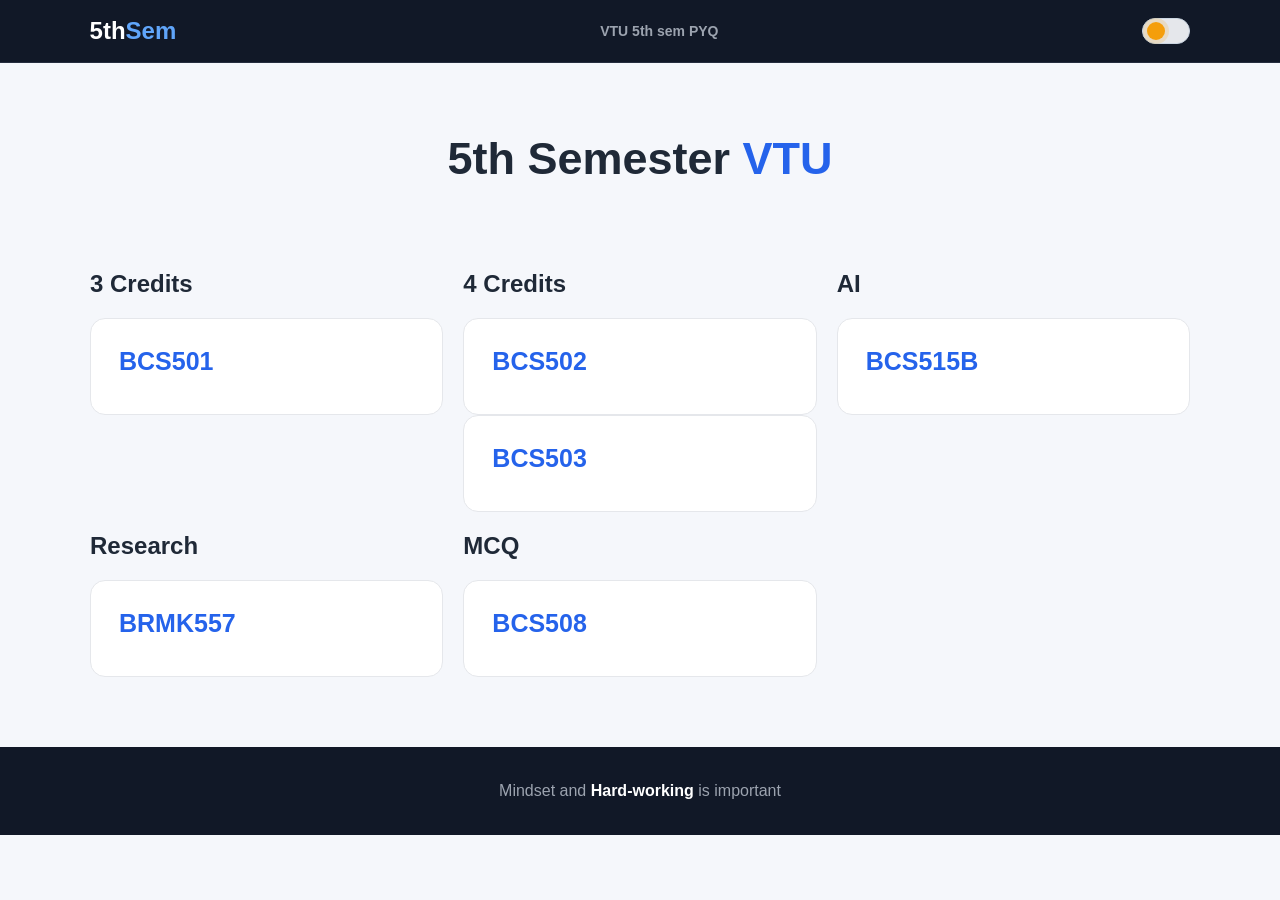
<file: index.html>
<!DOCTYPE html>
<html lang="en">
<head>
    <meta charset="UTF-8">
    <meta name="viewport" content="width=device-width, initial-scale=1.0">

    <title>Writing exam</title>
    <link rel="icon" type="image/png" href="favicon.png">
    <script src="script.js"></script>
    <link rel="stylesheet" href="style.css">
</head>

<body>

<!-- ================= HEADER ================= -->

<header>

    <div class="logo">
        5th<span>Sem</span>
    </div>

   <a href="https://drive.google.com/drive/u/0/folders/1RhutQ9tTqwx0YY119Aw0mXzbQ9MnAc_M"
   target="_blank"
   rel="noopener noreferrer">
    VTU 5th sem PYQ
</a>


    <button class="theme-toggle" type="button" aria-label="Switch theme"></button>

</header>


<!-- ================= HOME ================= -->

<main id="homePage">

    <section class="hero">

        <h1>
            5th Semester <span>VTU</span>
        </h1>

      

    </section>

    <section class="subjects">

    <!-- 3 CREDITS -->
    <div class="subject-group">

        <h2>3 Credits</h2>

        <a class="subject-card" href="BCS501.html">
            <div class="subject-code">BCS501</div>
        </a>

    </div>


    <!-- 4 CREDITS -->
    <div class="subject-group">

        <h2>4 Credits</h2>

        <a class="subject-card" href="BCS502.html">
            <div class="subject-code">BCS502</div>
        </a>

        <a class="subject-card" href="BCS503.html">
            <div class="subject-code">BCS503</div>
        </a>

    </div>


    <!-- 3 CREDITS -->
    <div class="subject-group">

        <h2>AI</h2>

        <a class="subject-card" href="BCS515B.html">
            <div class="subject-code">BCS515B</div>
        </a>

    </div>


    <!-- BRMK557 -->
    <div class="subject-group">

        <h2>Research</h2>

        <a class="subject-card" href="BRMK557.html">
            <div class="subject-code">BRMK557</div>
        </a>

    </div>


    <!-- MCQ -->
    <div class="subject-group">

        <h2>MCQ</h2>

        <a class="subject-card" href="BCS508.html">
            <div class="subject-code">BCS508</div>
        </a>

    </div>

</section>

</main>


<!-- ================= FOOTER ================= -->

<footer>

    <p>
        Mindset and<strong> Hard-working</strong> is important
    </p>

</footer>


</body>
</html>
</file>
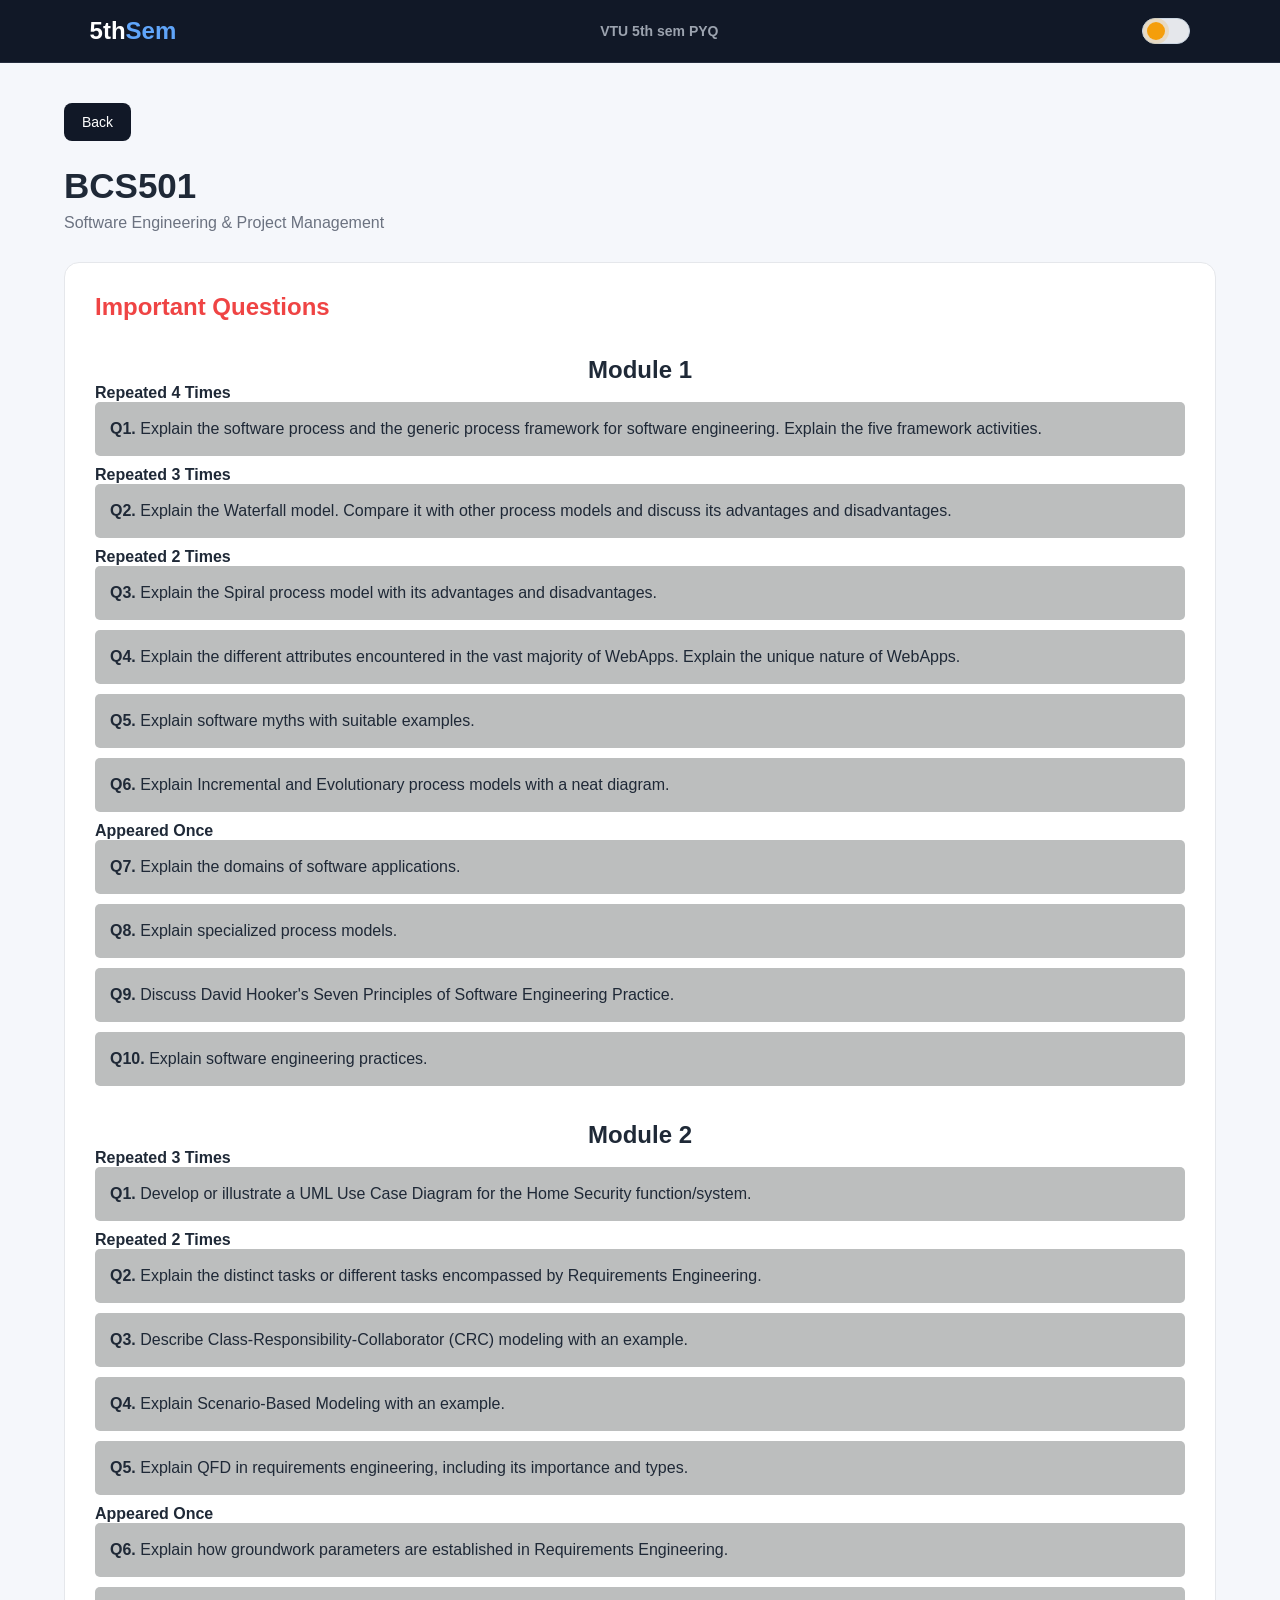
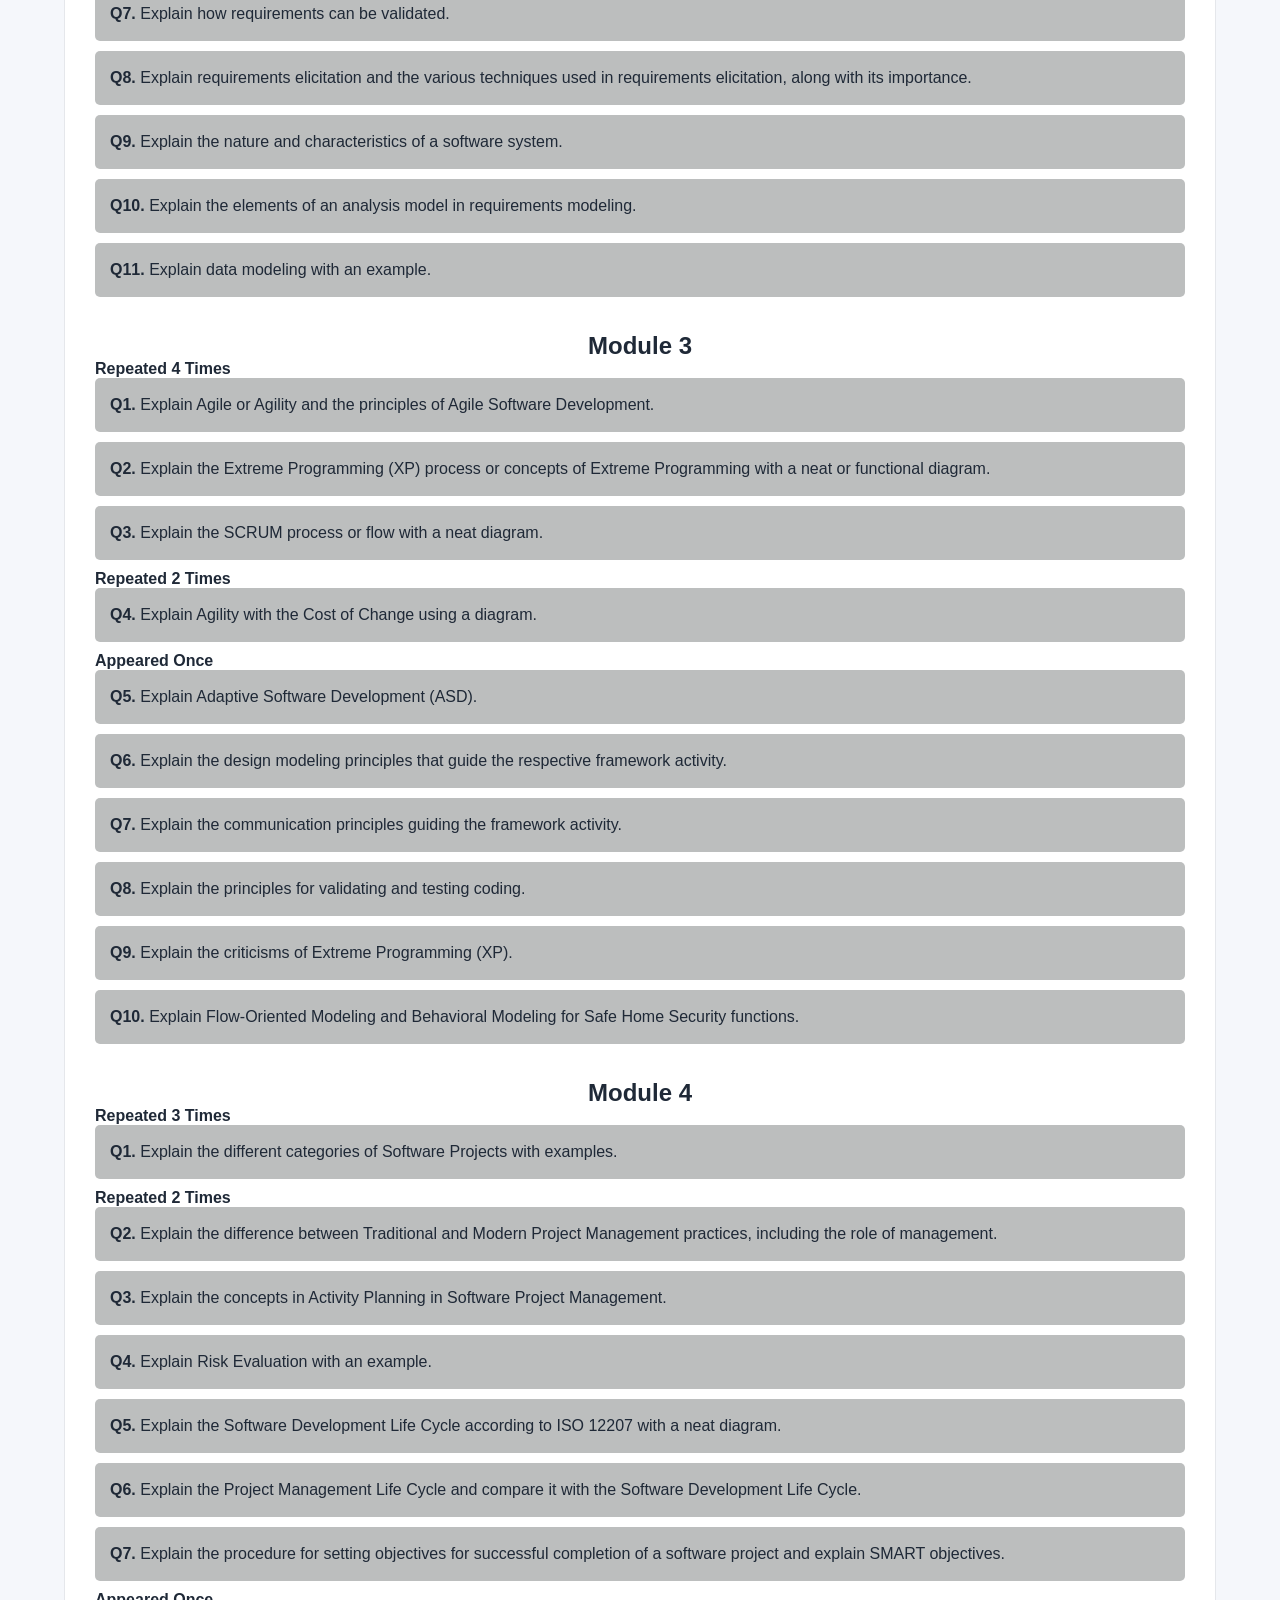
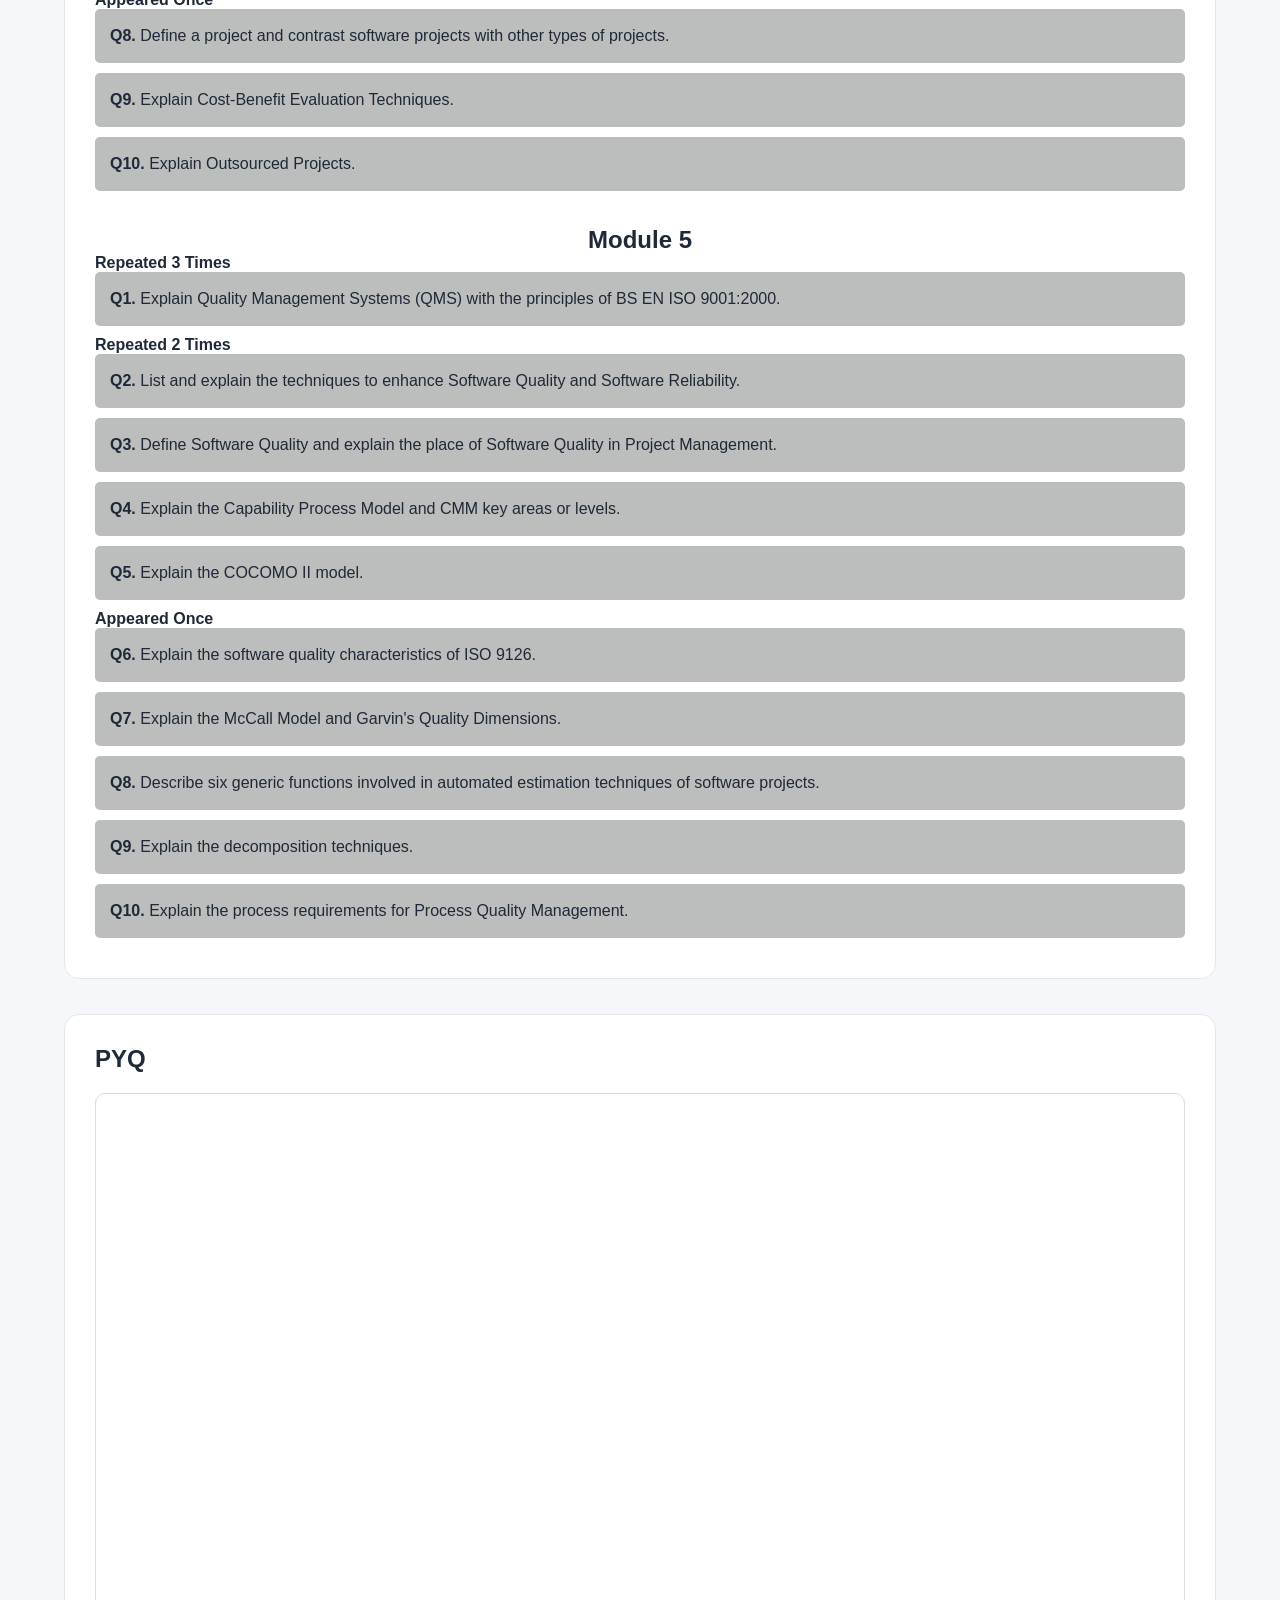
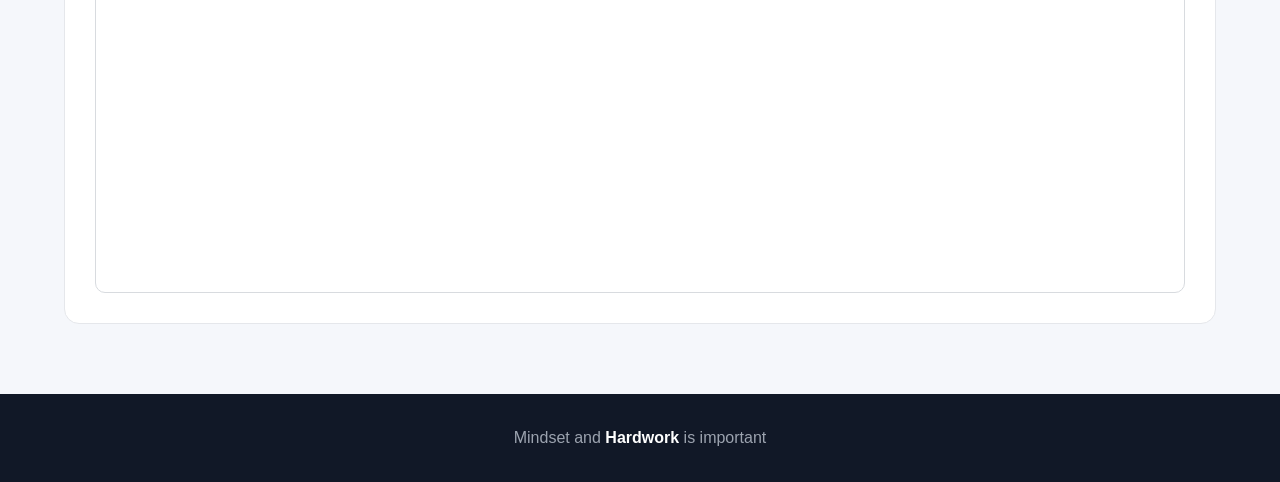
<file: BCS501.html>
<!DOCTYPE html>
<html lang="en">
<head>
    <meta charset="UTF-8">
    <meta name="viewport" content="width=device-width, initial-scale=1.0">
    <title>BCS501</title>
     <link rel="icon" type="image/png" href="favicon.png">
    <script src="script.js"></script>
    <link rel="stylesheet" href="style.css">
</head>




<body>
    <header>
      <a href="index.html" class="logo">
    5th<span>Sem</span>
    </a>

   <a href="https://drive.google.com/drive/u/0/folders/1RhutQ9tTqwx0YY119Aw0mXzbQ9MnAc_M"
   target="_blank"
   rel="noopener noreferrer">
    VTU 5th sem PYQ
</a>

        <button class="theme-toggle" type="button" aria-label="Switch theme"></button>
    </header>





    <main class="subject-page">
        <a class="back-btn" href="index.html">Back</a>

        <section class="subject-title">
            <h1>BCS501</h1>
            <p>Software Engineering & Project Management</p>
        </section>










  <section class="important-section">
    <h2><span>Important Questions</span></h2>

    <!-- Module 1 -->
    <div class="module-group">
        <h3 style="text-align: center; font-weight: 800; font-size: 1.5rem; margin-top: 35px;">Module 1</h3>

        <div class="frequency-group">
            <h4>Repeated 4 Times</h4>
            <ul class="question-list">
                <li>
                    <strong>Q1.</strong>
                    Explain the software process and the generic process framework for software engineering. Explain the five framework activities.
                </li>
            </ul>
        </div>

        <div class="frequency-group">
            <h4>Repeated 3 Times</h4>
            <ul class="question-list">
                <li>
                    <strong>Q2.</strong>
                    Explain the Waterfall model. Compare it with other process models and discuss its advantages and disadvantages.
                </li>
            </ul>
        </div>

        <div class="frequency-group">
            <h4>Repeated 2 Times</h4>
            <ul class="question-list">
                <li>
                    <strong>Q3.</strong>
                    Explain the Spiral process model with its advantages and disadvantages.
                </li>
                <li>
                    <strong>Q4.</strong>
                    Explain the different attributes encountered in the vast majority of WebApps. Explain the unique nature of WebApps.
                </li>
                <li>
                    <strong>Q5.</strong>
                    Explain software myths with suitable examples.
                </li>
                <li>
                    <strong>Q6.</strong>
                    Explain Incremental and Evolutionary process models with a neat diagram.
                </li>
            </ul>
        </div>

        <div class="frequency-group">
            <h4>Appeared Once</h4>
            <ul class="question-list">
                <li>
                    <strong>Q7.</strong>
                    Explain the domains of software applications.
                </li>
                <li>
                    <strong>Q8.</strong>
                    Explain specialized process models.
                </li>
                <li>
                    <strong>Q9.</strong>
                    Discuss David Hooker's Seven Principles of Software Engineering Practice.
                </li>
                <li>
                    <strong>Q10.</strong>
                    Explain software engineering practices.
                </li>
            </ul>
        </div>
    </div>


    <!-- Module 2 -->
    <div class="module-group">
        <h3 style="text-align: center; font-weight: 800; font-size: 1.5rem; margin-top: 35px;">Module 2</h3>

        <div class="frequency-group">
            <h4>Repeated 3 Times</h4>
            <ul class="question-list">
                <li>
                    <strong>Q1.</strong>
                    Develop or illustrate a UML Use Case Diagram for the Home Security function/system.
                </li>
            </ul>
        </div>

        <div class="frequency-group">
            <h4>Repeated 2 Times</h4>
            <ul class="question-list">
                <li>
                    <strong>Q2.</strong>
                    Explain the distinct tasks or different tasks encompassed by Requirements Engineering.
                </li>
                <li>
                    <strong>Q3.</strong>
                    Describe Class-Responsibility-Collaborator (CRC) modeling with an example.
                </li>
                <li>
                    <strong>Q4.</strong>
                    Explain Scenario-Based Modeling with an example.
                </li>
                <li>
                    <strong>Q5.</strong>
                    Explain QFD in requirements engineering, including its importance and types.
                </li>
            </ul>
        </div>

        <div class="frequency-group">
            <h4>Appeared Once</h4>
            <ul class="question-list">
                <li>
                    <strong>Q6.</strong>
                    Explain how groundwork parameters are established in Requirements Engineering.
                </li>
                <li>
                    <strong>Q7.</strong>
                    Explain how requirements can be validated.
                </li>
                <li>
                    <strong>Q8.</strong>
                    Explain requirements elicitation and the various techniques used in requirements elicitation, along with its importance.
                </li>
                <li>
                    <strong>Q9.</strong>
                    Explain the nature and characteristics of a software system.
                </li>
                <li>
                    <strong>Q10.</strong>
                    Explain the elements of an analysis model in requirements modeling.
                </li>
                <li>
                    <strong>Q11.</strong>
                    Explain data modeling with an example.
                </li>
            </ul>
        </div>
    </div>


    <!-- Module 3 -->
    <div class="module-group">
        <h3 style="text-align: center; font-weight: 800; font-size: 1.5rem; margin-top: 35px;">Module 3</h3>

        <div class="frequency-group">
            <h4>Repeated 4 Times</h4>
            <ul class="question-list">
                <li>
                    <strong>Q1.</strong>
                    Explain Agile or Agility and the principles of Agile Software Development.
                </li>
                <li>
                    <strong>Q2.</strong>
                    Explain the Extreme Programming (XP) process or concepts of Extreme Programming with a neat or functional diagram.
                </li>
                <li>
                    <strong>Q3.</strong>
                    Explain the SCRUM process or flow with a neat diagram.
                </li>
            </ul>
        </div>

        <div class="frequency-group">
            <h4>Repeated 2 Times</h4>
            <ul class="question-list">
                <li>
                    <strong>Q4.</strong>
                    Explain Agility with the Cost of Change using a diagram.
                </li>
            </ul>
        </div>

        <div class="frequency-group">
            <h4>Appeared Once</h4>
            <ul class="question-list">
                <li>
                    <strong>Q5.</strong>
                    Explain Adaptive Software Development (ASD).
                </li>
                <li>
                    <strong>Q6.</strong>
                    Explain the design modeling principles that guide the respective framework activity.
                </li>
                <li>
                    <strong>Q7.</strong>
                    Explain the communication principles guiding the framework activity.
                </li>
                <li>
                    <strong>Q8.</strong>
                    Explain the principles for validating and testing coding.
                </li>
                <li>
                    <strong>Q9.</strong>
                    Explain the criticisms of Extreme Programming (XP).
                </li>
                <li>
                    <strong>Q10.</strong>
                    Explain Flow-Oriented Modeling and Behavioral Modeling for Safe Home Security functions.
                </li>
            </ul>
        </div>
    </div>


    <!-- Module 4 -->
    <div class="module-group">
        <h3 style="text-align: center; font-weight: 800; font-size: 1.5rem; margin-top: 35px;">Module 4</h3>

        <div class="frequency-group">
            <h4>Repeated 3 Times</h4>
            <ul class="question-list">
                <li>
                    <strong>Q1.</strong>
                    Explain the different categories of Software Projects with examples.
                </li>
            </ul>
        </div>

        <div class="frequency-group">
            <h4>Repeated 2 Times</h4>
            <ul class="question-list">
                <li>
                    <strong>Q2.</strong>
                    Explain the difference between Traditional and Modern Project Management practices, including the role of management.
                </li>
                <li>
                    <strong>Q3.</strong>
                    Explain the concepts in Activity Planning in Software Project Management.
                </li>
                <li>
                    <strong>Q4.</strong>
                    Explain Risk Evaluation with an example.
                </li>
                <li>
                    <strong>Q5.</strong>
                    Explain the Software Development Life Cycle according to ISO 12207 with a neat diagram.
                </li>
                <li>
                    <strong>Q6.</strong>
                    Explain the Project Management Life Cycle and compare it with the Software Development Life Cycle.
                </li>
                <li>
                    <strong>Q7.</strong>
                    Explain the procedure for setting objectives for successful completion of a software project and explain SMART objectives.
                </li>
            </ul>
        </div>

        <div class="frequency-group">
            <h4>Appeared Once</h4>
            <ul class="question-list">
                <li>
                    <strong>Q8.</strong>
                    Define a project and contrast software projects with other types of projects.
                </li>
                <li>
                    <strong>Q9.</strong>
                    Explain Cost-Benefit Evaluation Techniques.
                </li>
                <li>
                    <strong>Q10.</strong>
                    Explain Outsourced Projects.
                </li>
            </ul>
        </div>
    </div>


    <!-- Module 5 -->
    <div class="module-group">
        <h3 style="text-align: center; font-weight: 800; font-size: 1.5rem; margin-top: 35px;">Module 5</h3>

        <div class="frequency-group">
            <h4>Repeated 3 Times</h4>
            <ul class="question-list">
                <li>
                    <strong>Q1.</strong>
                    Explain Quality Management Systems (QMS) with the principles of BS EN ISO 9001:2000.
                </li>
            </ul>
        </div>

        <div class="frequency-group">
            <h4>Repeated 2 Times</h4>
            <ul class="question-list">
                <li>
                    <strong>Q2.</strong>
                    List and explain the techniques to enhance Software Quality and Software Reliability.
                </li>
                <li>
                    <strong>Q3.</strong>
                    Define Software Quality and explain the place of Software Quality in Project Management.
                </li>
                <li>
                    <strong>Q4.</strong>
                    Explain the Capability Process Model and CMM key areas or levels.
                </li>
                <li>
                    <strong>Q5.</strong>
                    Explain the COCOMO II model.
                </li>
            </ul>
        </div>

        <div class="frequency-group">
            <h4>Appeared Once</h4>
            <ul class="question-list">
                <li>
                    <strong>Q6.</strong>
                    Explain the software quality characteristics of ISO 9126.
                </li>
                <li>
                    <strong>Q7.</strong>
                    Explain the McCall Model and Garvin's Quality Dimensions.
                </li>
                <li>
                    <strong>Q8.</strong>
                    Describe six generic functions involved in automated estimation techniques of software projects.
                </li>
                <li>
                    <strong>Q9.</strong>
                    Explain the decomposition techniques.
                </li>
                <li>
                    <strong>Q10.</strong>
                    Explain the process requirements for Process Quality Management.
                </li>
            </ul>
        </div>
    </div>

</section>











        <section class="pdf-section">
            <h2>PYQ</h2>
            <div class="pdf-container">
<iframe
    src="https://drive.google.com/file/d/1dnlvvi3czw1FwFC_Kvma3KJkk69WHcYl/preview"
    width="100%"
    height="800"
    allow="autoplay">
</iframe>            </div>
        </section>
    </main>

    <footer>
        <p>Mindset and <strong>Hardwork</strong> is important</p>
    </footer>
</body>
</html>
</file>
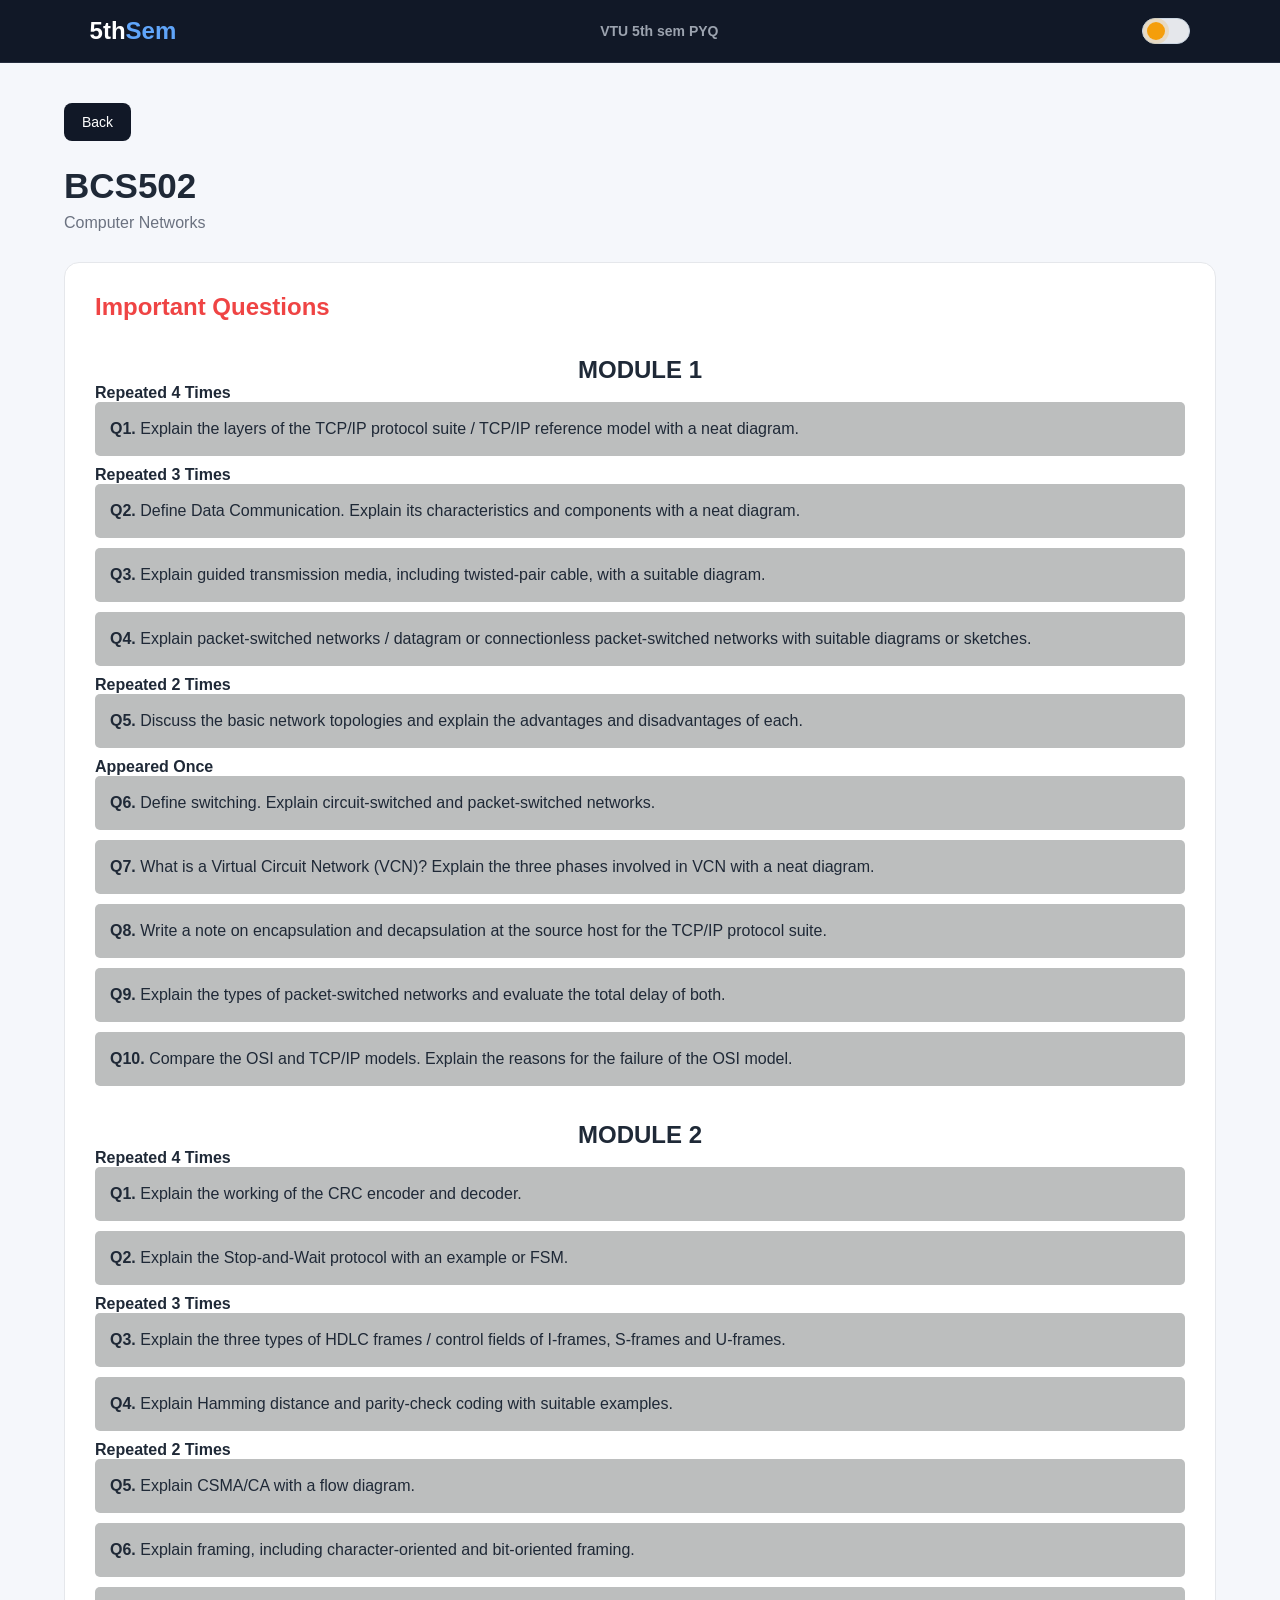
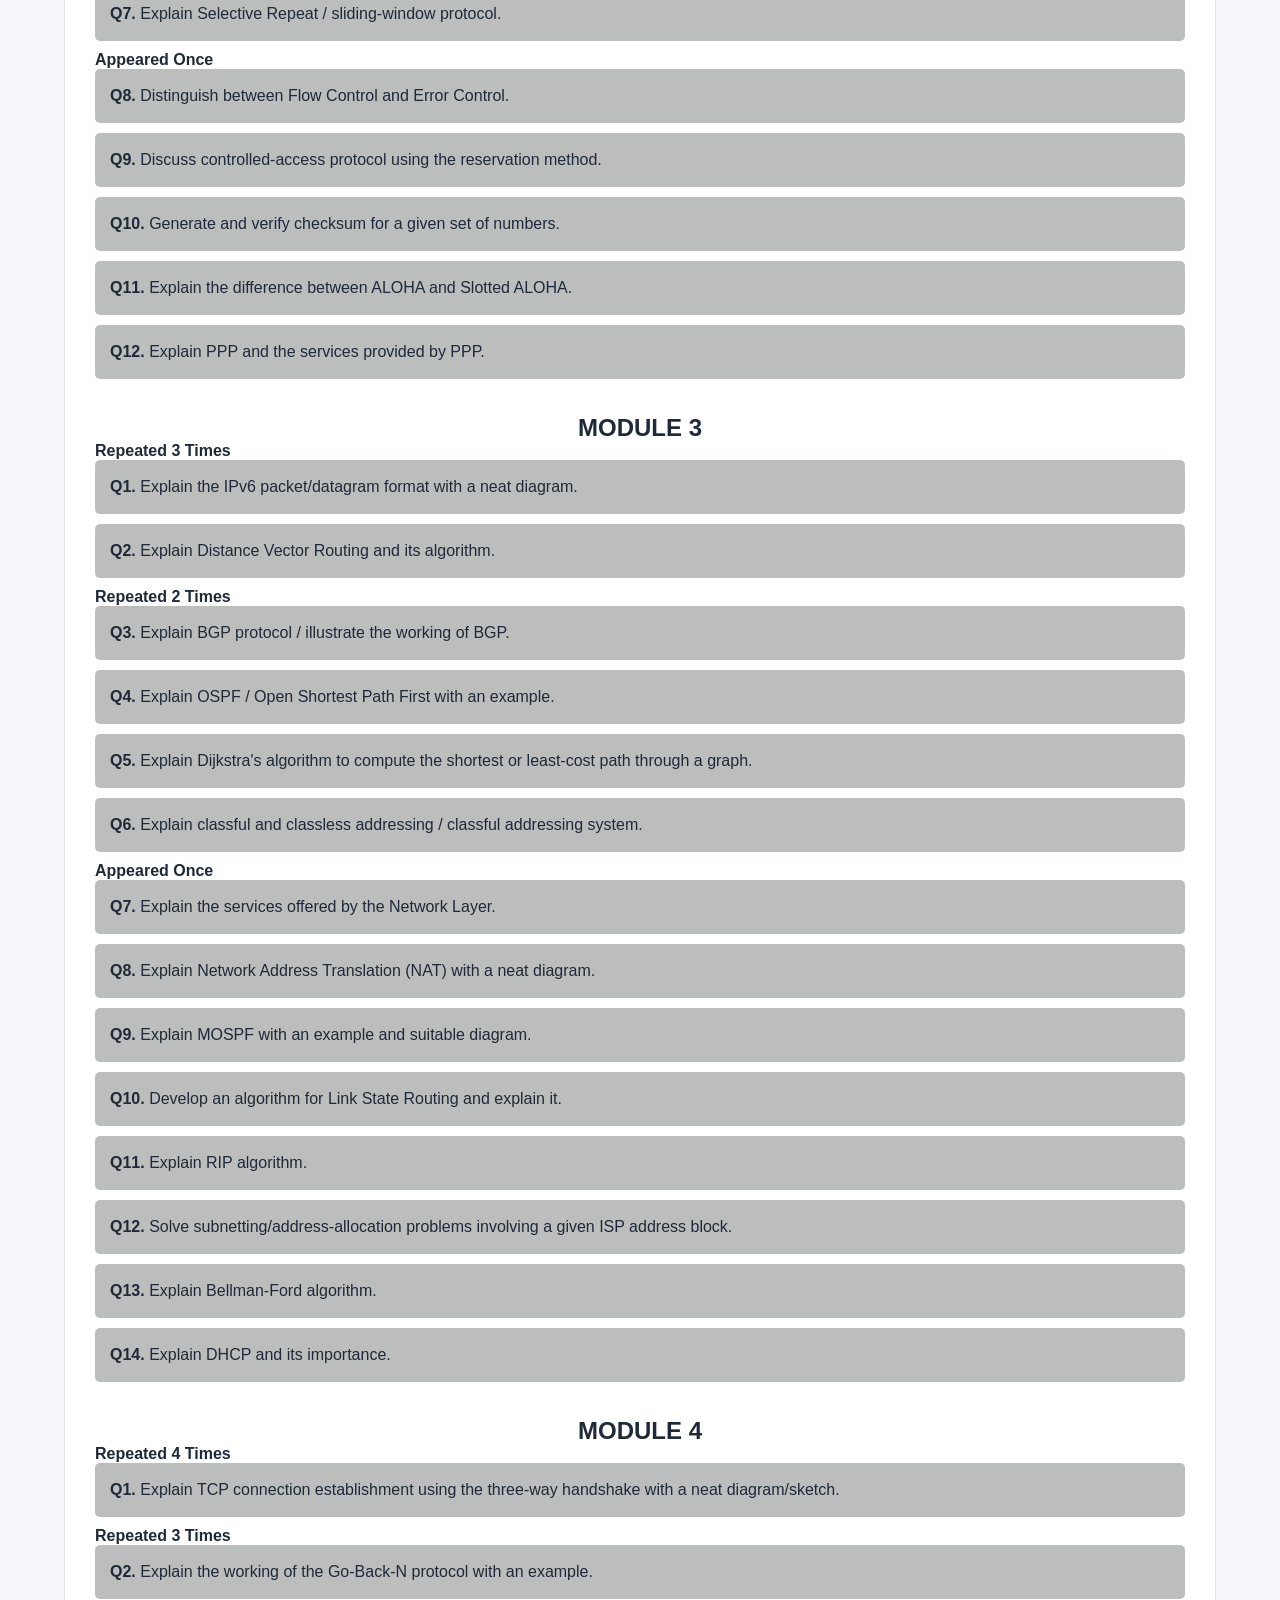
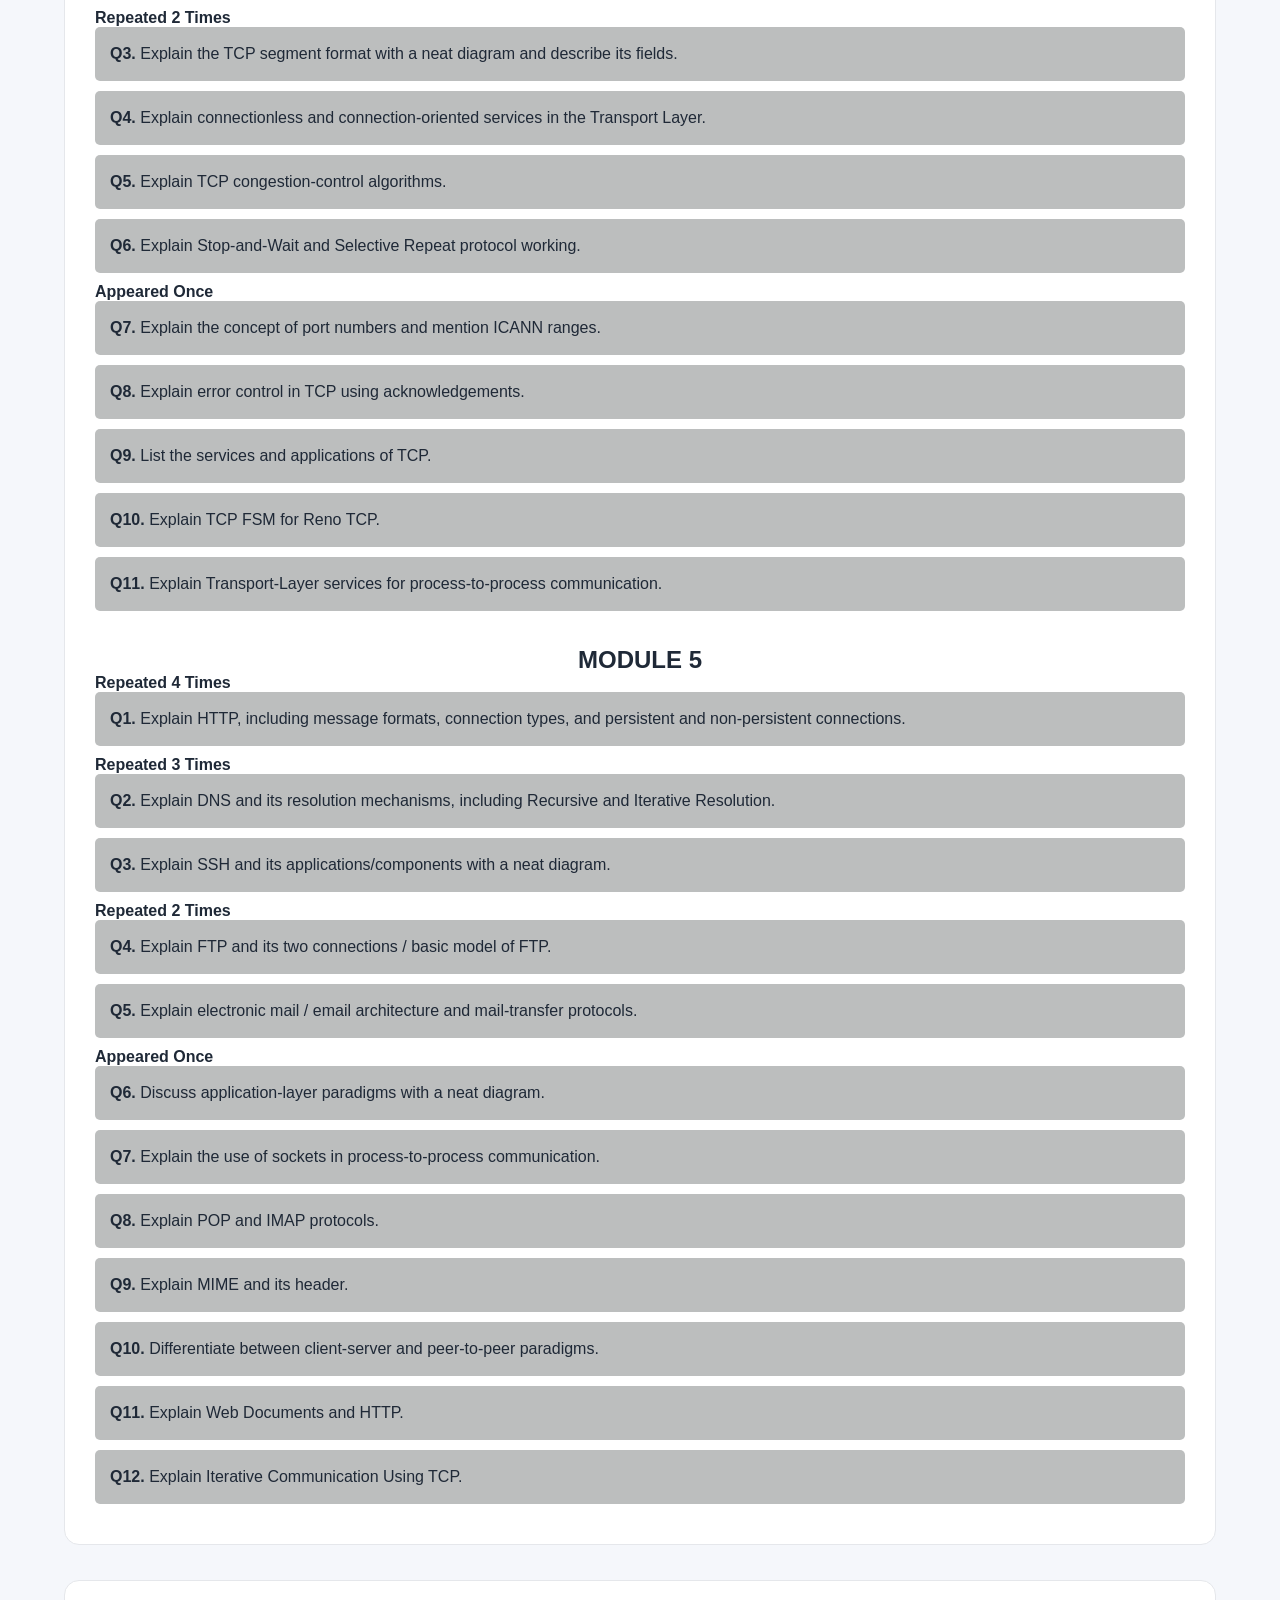
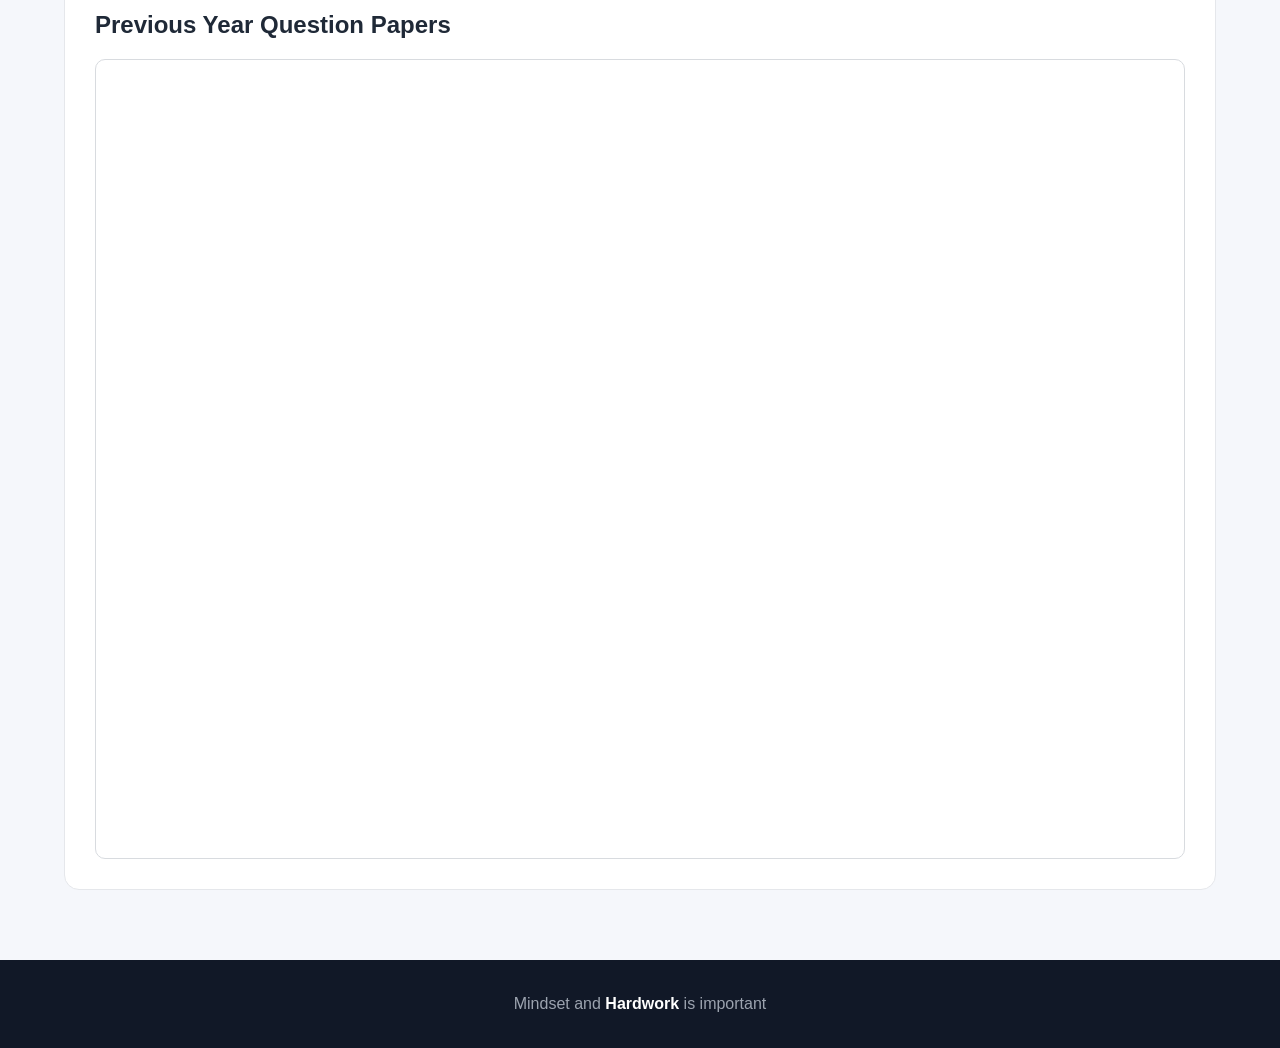
<file: BCS502.html>
<!DOCTYPE html>
<html lang="en">
<head>
    <meta charset="UTF-8">
    <meta name="viewport" content="width=device-width, initial-scale=1.0">
    <title>BCS502</title>
     <link rel="icon" type="image/png" href="favicon.png">
    <script src="script.js"></script>
    <link rel="stylesheet" href="style.css">
</head>
<body>




    <header>
      <a href="index.html" class="logo"> 5th<span>Sem</span></a>

   <a href="https://drive.google.com/drive/u/0/folders/1RhutQ9tTqwx0YY119Aw0mXzbQ9MnAc_M"
   target="_blank"
   rel="noopener noreferrer">
    VTU 5th sem PYQ
</a>

    <button class="theme-toggle" type="button" aria-label="Switch theme"></button>
    </header>





    <main class="subject-page">
        <a class="back-btn" href="index.html">Back</a>

        <section class="subject-title">
            <h1>BCS502</h1>
            <p>Computer Networks</p>
        </section>





<section class="important-section">
    <h2><span>Important Questions</span></h2>

    <!-- MODULE 1 -->
    <div class="module-group">
        <h3 style="text-align: center; font-weight: 800; font-size: 1.5rem; margin-top: 35px;">
            MODULE 1
        </h3>

        <div class="frequency-group">
            <h4>Repeated 4 Times</h4>
            <ul class="question-list">
                <li>
                    <strong>Q1.</strong>
                    Explain the layers of the TCP/IP protocol suite / TCP/IP reference model with a neat diagram.
                </li>
            </ul>
        </div>

        <div class="frequency-group">
            <h4>Repeated 3 Times</h4>
            <ul class="question-list">
                <li>
                    <strong>Q2.</strong>
                    Define Data Communication. Explain its characteristics and components with a neat diagram.
                </li>
                <li>
                    <strong>Q3.</strong>
                    Explain guided transmission media, including twisted-pair cable, with a suitable diagram.
                </li>
                <li>
                    <strong>Q4.</strong>
                    Explain packet-switched networks / datagram or connectionless packet-switched networks with suitable diagrams or sketches.
                </li>
            </ul>
        </div>

        <div class="frequency-group">
            <h4>Repeated 2 Times</h4>
            <ul class="question-list">
                <li>
                    <strong>Q5.</strong>
                    Discuss the basic network topologies and explain the advantages and disadvantages of each.
                </li>
            </ul>
        </div>

        <div class="frequency-group">
            <h4>Appeared Once</h4>
            <ul class="question-list">
                <li>
                    <strong>Q6.</strong>
                    Define switching. Explain circuit-switched and packet-switched networks.
                </li>
                <li>
                    <strong>Q7.</strong>
                    What is a Virtual Circuit Network (VCN)? Explain the three phases involved in VCN with a neat diagram.
                </li>
                <li>
                    <strong>Q8.</strong>
                    Write a note on encapsulation and decapsulation at the source host for the TCP/IP protocol suite.
                </li>
                <li>
                    <strong>Q9.</strong>
                    Explain the types of packet-switched networks and evaluate the total delay of both.
                </li>
                <li>
                    <strong>Q10.</strong>
                    Compare the OSI and TCP/IP models. Explain the reasons for the failure of the OSI model.
                </li>
            </ul>
        </div>
    </div>


    <!-- MODULE 2 -->
    <div class="module-group">
        <h3 style="text-align: center; font-weight: 800; font-size: 1.5rem; margin-top: 35px;">
            MODULE 2
        </h3>

        <div class="frequency-group">
            <h4>Repeated 4 Times</h4>
            <ul class="question-list">
                <li>
                    <strong>Q1.</strong>
                    Explain the working of the CRC encoder and decoder.
                </li>
                <li>
                    <strong>Q2.</strong>
                    Explain the Stop-and-Wait protocol with an example or FSM.
                </li>
            </ul>
        </div>

        <div class="frequency-group">
            <h4>Repeated 3 Times</h4>
            <ul class="question-list">
                <li>
                    <strong>Q3.</strong>
                    Explain the three types of HDLC frames / control fields of I-frames, S-frames and U-frames.
                </li>
                <li>
                    <strong>Q4.</strong>
                    Explain Hamming distance and parity-check coding with suitable examples.
                </li>
            </ul>
        </div>

        <div class="frequency-group">
            <h4>Repeated 2 Times</h4>
            <ul class="question-list">
                <li>
                    <strong>Q5.</strong>
                    Explain CSMA/CA with a flow diagram.
                </li>
                <li>
                    <strong>Q6.</strong>
                    Explain framing, including character-oriented and bit-oriented framing.
                </li>
                <li>
                    <strong>Q7.</strong>
                    Explain Selective Repeat / sliding-window protocol.
                </li>
            </ul>
        </div>

        <div class="frequency-group">
            <h4>Appeared Once</h4>
            <ul class="question-list">
                <li>
                    <strong>Q8.</strong>
                    Distinguish between Flow Control and Error Control.
                </li>
                <li>
                    <strong>Q9.</strong>
                    Discuss controlled-access protocol using the reservation method.
                </li>
                <li>
                    <strong>Q10.</strong>
                    Generate and verify checksum for a given set of numbers.
                </li>
                <li>
                    <strong>Q11.</strong>
                    Explain the difference between ALOHA and Slotted ALOHA.
                </li>
                <li>
                    <strong>Q12.</strong>
                    Explain PPP and the services provided by PPP.
                </li>
            </ul>
        </div>
    </div>


    <!-- MODULE 3 -->
    <div class="module-group">
        <h3 style="text-align: center; font-weight: 800; font-size: 1.5rem; margin-top: 35px;">
            MODULE 3
        </h3>

        <div class="frequency-group">
            <h4>Repeated 3 Times</h4>
            <ul class="question-list">
                <li>
                    <strong>Q1.</strong>
                    Explain the IPv6 packet/datagram format with a neat diagram.
                </li>
                <li>
                    <strong>Q2.</strong>
                    Explain Distance Vector Routing and its algorithm.
                </li>
            </ul>
        </div>

        <div class="frequency-group">
            <h4>Repeated 2 Times</h4>
            <ul class="question-list">
                <li>
                    <strong>Q3.</strong>
                    Explain BGP protocol / illustrate the working of BGP.
                </li>
                <li>
                    <strong>Q4.</strong>
                    Explain OSPF / Open Shortest Path First with an example.
                </li>
                <li>
                    <strong>Q5.</strong>
                    Explain Dijkstra's algorithm to compute the shortest or least-cost path through a graph.
                </li>
                <li>
                    <strong>Q6.</strong>
                    Explain classful and classless addressing / classful addressing system.
                </li>
            </ul>
        </div>

        <div class="frequency-group">
            <h4>Appeared Once</h4>
            <ul class="question-list">
                <li>
                    <strong>Q7.</strong>
                    Explain the services offered by the Network Layer.
                </li>
                <li>
                    <strong>Q8.</strong>
                    Explain Network Address Translation (NAT) with a neat diagram.
                </li>
                <li>
                    <strong>Q9.</strong>
                    Explain MOSPF with an example and suitable diagram.
                </li>
                <li>
                    <strong>Q10.</strong>
                    Develop an algorithm for Link State Routing and explain it.
                </li>
                <li>
                    <strong>Q11.</strong>
                    Explain RIP algorithm.
                </li>
                <li>
                    <strong>Q12.</strong>
                    Solve subnetting/address-allocation problems involving a given ISP address block.
                </li>
                <li>
                    <strong>Q13.</strong>
                    Explain Bellman-Ford algorithm.
                </li>
                <li>
                    <strong>Q14.</strong>
                    Explain DHCP and its importance.
                </li>
            </ul>
        </div>
    </div>


    <!-- MODULE 4 -->
    <div class="module-group">
        <h3 style="text-align: center; font-weight: 800; font-size: 1.5rem; margin-top: 35px;">
            MODULE 4
        </h3>

        <div class="frequency-group">
            <h4>Repeated 4 Times</h4>
            <ul class="question-list">
                <li>
                    <strong>Q1.</strong>
                    Explain TCP connection establishment using the three-way handshake with a neat diagram/sketch.
                </li>
            </ul>
        </div>

        <div class="frequency-group">
            <h4>Repeated 3 Times</h4>
            <ul class="question-list">
                <li>
                    <strong>Q2.</strong>
                    Explain the working of the Go-Back-N protocol with an example.
                </li>
            </ul>
        </div>

        <div class="frequency-group">
            <h4>Repeated 2 Times</h4>
            <ul class="question-list">
                <li>
                    <strong>Q3.</strong>
                    Explain the TCP segment format with a neat diagram and describe its fields.
                </li>
                <li>
                    <strong>Q4.</strong>
                    Explain connectionless and connection-oriented services in the Transport Layer.
                </li>
                <li>
                    <strong>Q5.</strong>
                    Explain TCP congestion-control algorithms.
                </li>
                <li>
                    <strong>Q6.</strong>
                    Explain Stop-and-Wait and Selective Repeat protocol working.
                </li>
            </ul>
        </div>

        <div class="frequency-group">
            <h4>Appeared Once</h4>
            <ul class="question-list">
                <li>
                    <strong>Q7.</strong>
                    Explain the concept of port numbers and mention ICANN ranges.
                </li>
                <li>
                    <strong>Q8.</strong>
                    Explain error control in TCP using acknowledgements.
                </li>
                <li>
                    <strong>Q9.</strong>
                    List the services and applications of TCP.
                </li>
                <li>
                    <strong>Q10.</strong>
                    Explain TCP FSM for Reno TCP.
                </li>
                <li>
                    <strong>Q11.</strong>
                    Explain Transport-Layer services for process-to-process communication.
                </li>
            </ul>
        </div>
    </div>


    <!-- MODULE 5 -->
    <div class="module-group">
        <h3 style="text-align: center; font-weight: 800; font-size: 1.5rem; margin-top: 35px;">
            MODULE 5
        </h3>

        <div class="frequency-group">
            <h4>Repeated 4 Times</h4>
            <ul class="question-list">
                <li>
                    <strong>Q1.</strong>
                    Explain HTTP, including message formats, connection types, and persistent and non-persistent connections.
                </li>
            </ul>
        </div>

        <div class="frequency-group">
            <h4>Repeated 3 Times</h4>
            <ul class="question-list">
                <li>
                    <strong>Q2.</strong>
                    Explain DNS and its resolution mechanisms, including Recursive and Iterative Resolution.
                </li>
                <li>
                    <strong>Q3.</strong>
                    Explain SSH and its applications/components with a neat diagram.
                </li>
            </ul>
        </div>

        <div class="frequency-group">
            <h4>Repeated 2 Times</h4>
            <ul class="question-list">
                <li>
                    <strong>Q4.</strong>
                    Explain FTP and its two connections / basic model of FTP.
                </li>
                <li>
                    <strong>Q5.</strong>
                    Explain electronic mail / email architecture and mail-transfer protocols.
                </li>
            </ul>
        </div>

        <div class="frequency-group">
            <h4>Appeared Once</h4>
            <ul class="question-list">
                <li>
                    <strong>Q6.</strong>
                    Discuss application-layer paradigms with a neat diagram.
                </li>
                <li>
                    <strong>Q7.</strong>
                    Explain the use of sockets in process-to-process communication.
                </li>
                <li>
                    <strong>Q8.</strong>
                    Explain POP and IMAP protocols.
                </li>
                <li>
                    <strong>Q9.</strong>
                    Explain MIME and its header.
                </li>
                <li>
                    <strong>Q10.</strong>
                    Differentiate between client-server and peer-to-peer paradigms.
                </li>
                <li>
                    <strong>Q11.</strong>
                    Explain Web Documents and HTTP.
                </li>
                <li>
                    <strong>Q12.</strong>
                    Explain Iterative Communication Using TCP.
                </li>
            </ul>
        </div>
    </div>

</section>







        <section class="pdf-section">
            <h2>Previous Year Question Papers</h2>
            <div class="pdf-container">
               
    <iframe
    src="https://drive.google.com/file/d/1QdLq2FeJqm0HuFdLeJqaRTDafFKv7_if/preview"
    width="100%"
    height="800"
    allow="autoplay">
</iframe>
</div>
             
        </section>
    </main>




    <footer>
        <p>Mindset and <strong>Hardwork</strong> is important</p>
    </footer>
</body>
</html>
</file>
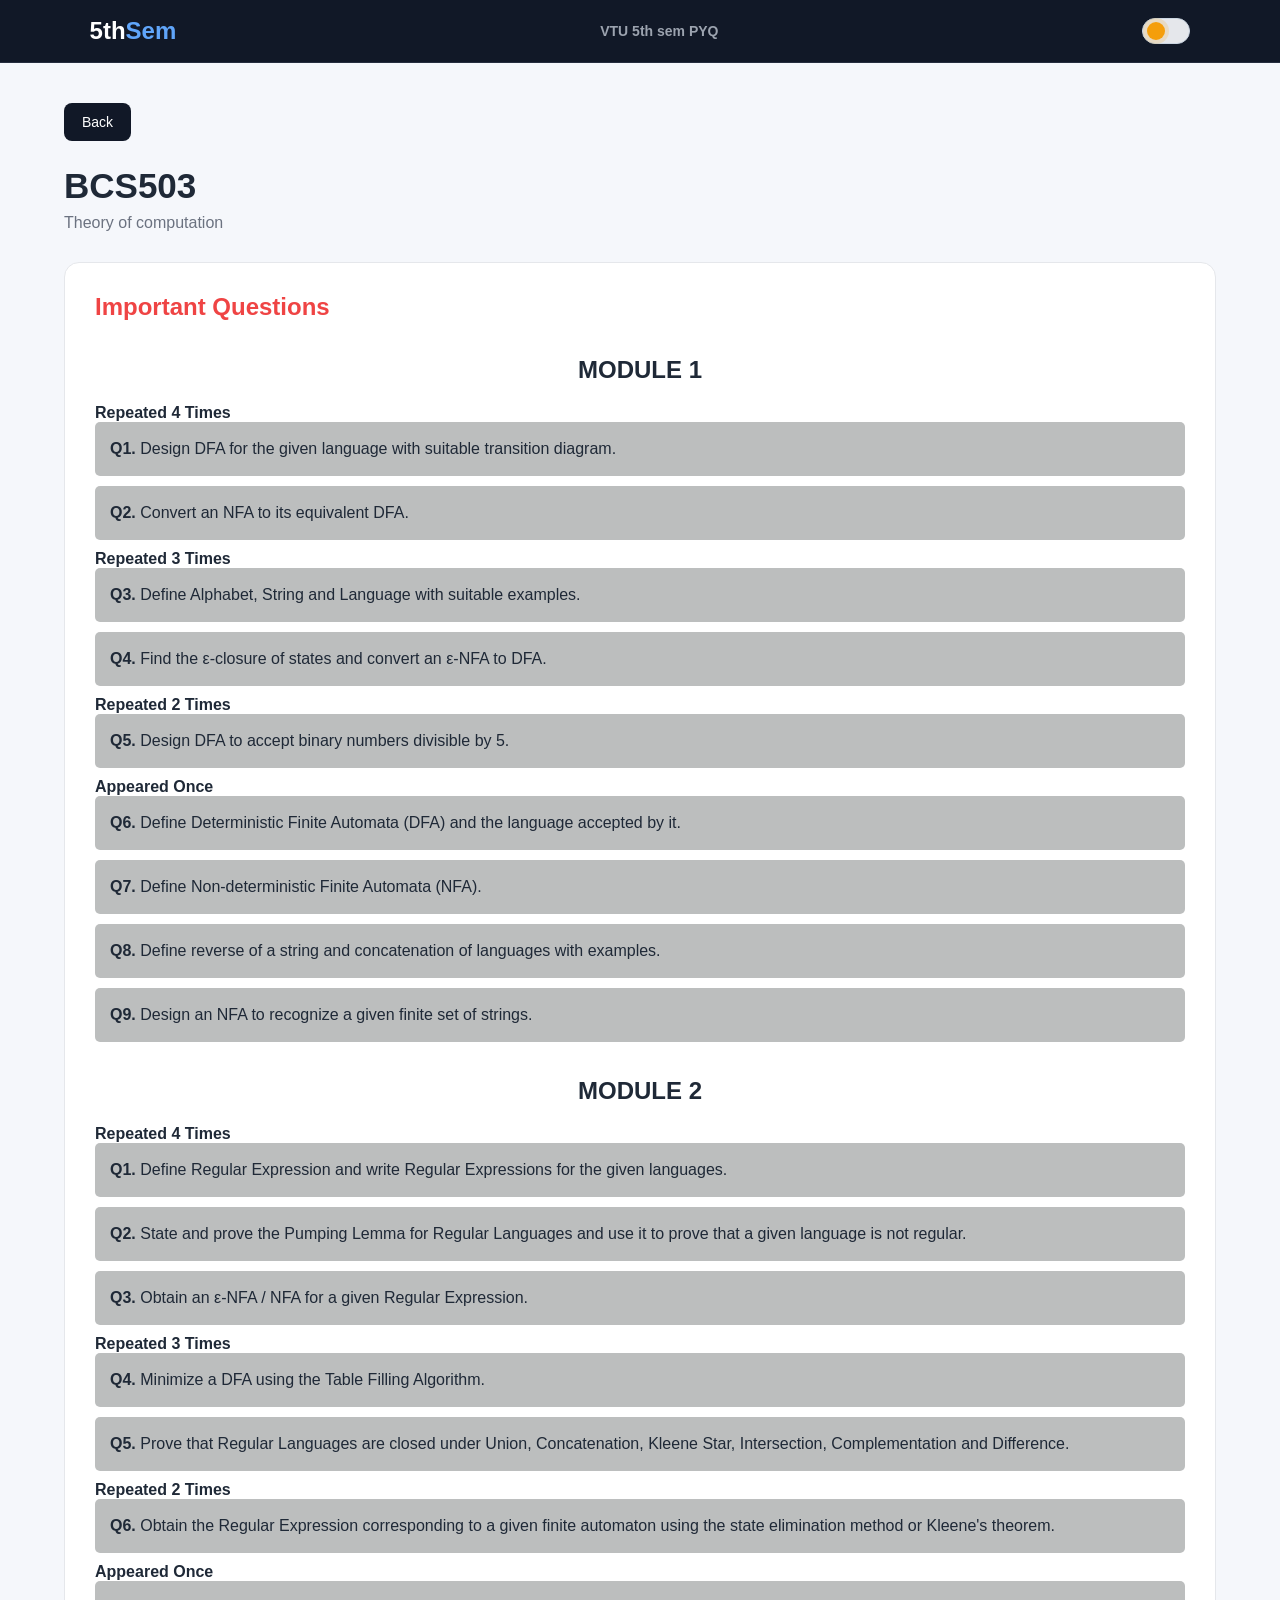
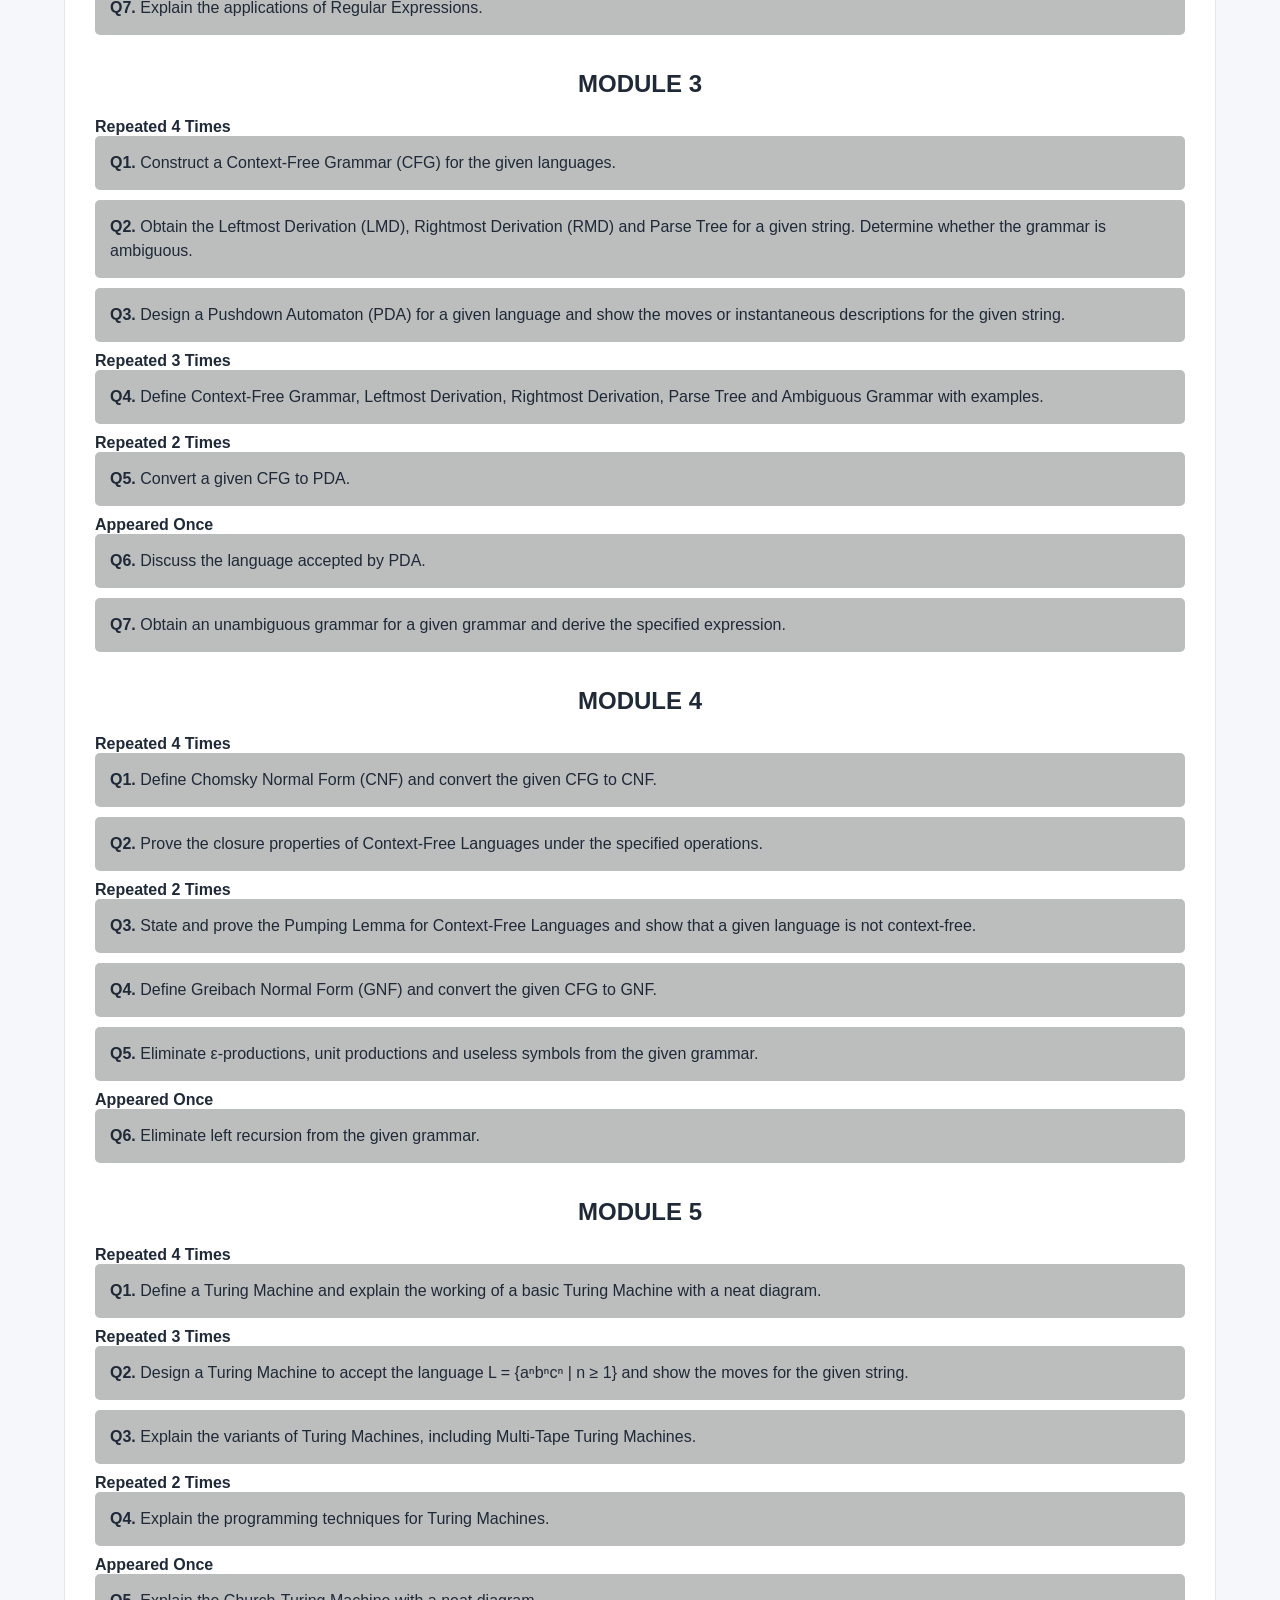
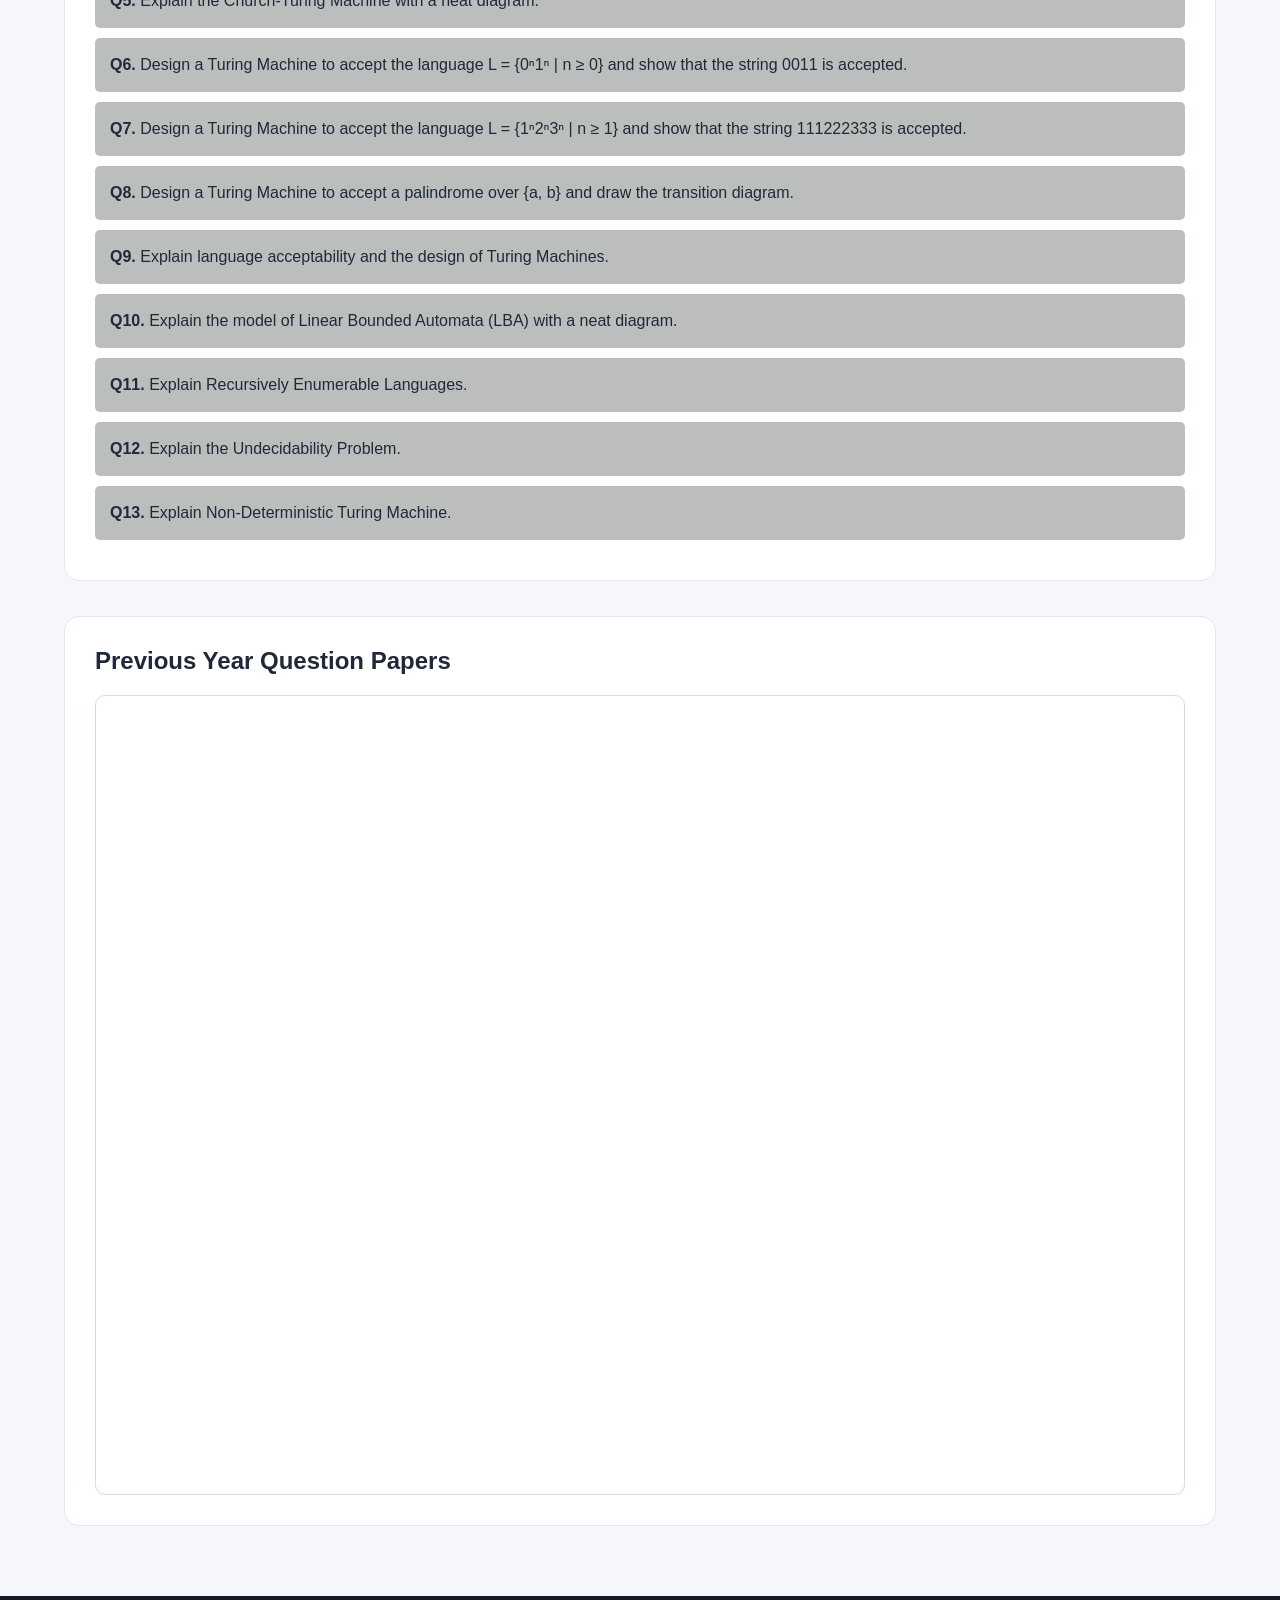
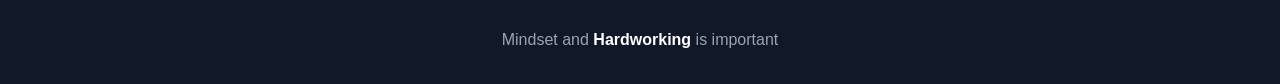
<file: BCS503.html>
<!DOCTYPE html>
<html lang="en">
<head>
    <meta charset="UTF-8">
    <meta name="viewport" content="width=device-width, initial-scale=1.0">
    <title>BCS503</title>
     <link rel="icon" type="image/png" href="favicon.png">
    <script src="script.js"></script>
    <link rel="stylesheet" href="style.css">
</head>


<body>
    <header>
 <a href="index.html" class="logo">
        5th<span>Sem</span></a>


   <a href="https://drive.google.com/drive/u/0/folders/1RhutQ9tTqwx0YY119Aw0mXzbQ9MnAc_M"
   target="_blank"
   rel="noopener noreferrer">
    VTU 5th sem PYQ
</a>

        <button class="theme-toggle" type="button" aria-label="Switch theme"></button>
    </header>



    <main class="subject-page">
        <a class="back-btn" href="index.html">Back</a>

        <section class="subject-title">
            <h1>BCS503</h1>
            <p>Theory of computation</p>
        </section>








<section class="important-section">
    <h2><span>Important Questions</span></h2>


    <!-- MODULE 1 -->
    <div class="module-group">

        <h3 style="
            text-align: center;
            font-weight: 800;
            font-size: 1.5rem;
            margin-top: 35px;
            margin-bottom: 20px;
        ">
            MODULE 1
        </h3>

        <div class="frequency-group">
            <h4>Repeated 4 Times</h4>

            <ul class="question-list">
                <li>
                    <strong>Q1.</strong>
                    Design DFA for the given language with suitable transition diagram.
                </li>

                <li>
                    <strong>Q2.</strong>
                    Convert an NFA to its equivalent DFA.
                </li>
            </ul>
        </div>


        <div class="frequency-group">
            <h4>Repeated 3 Times</h4>

            <ul class="question-list">
                <li>
                    <strong>Q3.</strong>
                    Define Alphabet, String and Language with suitable examples.
                </li>

                <li>
                    <strong>Q4.</strong>
                    Find the ε-closure of states and convert an ε-NFA to DFA.
                </li>
            </ul>
        </div>


        <div class="frequency-group">
            <h4>Repeated 2 Times</h4>

            <ul class="question-list">
                <li>
                    <strong>Q5.</strong>
                    Design DFA to accept binary numbers divisible by 5.
                </li>
            </ul>
        </div>


        <div class="frequency-group">
            <h4>Appeared Once</h4>

            <ul class="question-list">
                <li>
                    <strong>Q6.</strong>
                    Define Deterministic Finite Automata (DFA) and the language accepted by it.
                </li>

                <li>
                    <strong>Q7.</strong>
                    Define Non-deterministic Finite Automata (NFA).
                </li>

                <li>
                    <strong>Q8.</strong>
                    Define reverse of a string and concatenation of languages with examples.
                </li>

                <li>
                    <strong>Q9.</strong>
                    Design an NFA to recognize a given finite set of strings.
                </li>
            </ul>
        </div>

    </div>


    <!-- MODULE 2 -->
    <div class="module-group">

        <h3 style="
            text-align: center;
            font-weight: 800;
            font-size: 1.5rem;
            margin-top: 35px;
            margin-bottom: 20px;
        ">
            MODULE 2
        </h3>

        <div class="frequency-group">
            <h4>Repeated 4 Times</h4>

            <ul class="question-list">
                <li>
                    <strong>Q1.</strong>
                    Define Regular Expression and write Regular Expressions for the given languages.
                </li>

                <li>
                    <strong>Q2.</strong>
                    State and prove the Pumping Lemma for Regular Languages and use it to prove that a given language is not regular.
                </li>

                <li>
                    <strong>Q3.</strong>
                    Obtain an ε-NFA / NFA for a given Regular Expression.
                </li>
            </ul>
        </div>


        <div class="frequency-group">
            <h4>Repeated 3 Times</h4>

            <ul class="question-list">
                <li>
                    <strong>Q4.</strong>
                    Minimize a DFA using the Table Filling Algorithm.
                </li>

                <li>
                    <strong>Q5.</strong>
                    Prove that Regular Languages are closed under Union, Concatenation, Kleene Star, Intersection, Complementation and Difference.
                </li>
            </ul>
        </div>


        <div class="frequency-group">
            <h4>Repeated 2 Times</h4>

            <ul class="question-list">
                <li>
                    <strong>Q6.</strong>
                    Obtain the Regular Expression corresponding to a given finite automaton using the state elimination method or Kleene's theorem.
                </li>
            </ul>
        </div>


        <div class="frequency-group">
            <h4>Appeared Once</h4>

            <ul class="question-list">
                <li>
                    <strong>Q7.</strong>
                    Explain the applications of Regular Expressions.
                </li>
            </ul>
        </div>

    </div>


    <!-- MODULE 3 -->
    <div class="module-group">

        <h3 style="
            text-align: center;
            font-weight: 800;
            font-size: 1.5rem;
            margin-top: 35px;
            margin-bottom: 20px;
        ">
            MODULE 3
        </h3>

        <div class="frequency-group">
            <h4>Repeated 4 Times</h4>

            <ul class="question-list">
                <li>
                    <strong>Q1.</strong>
                    Construct a Context-Free Grammar (CFG) for the given languages.
                </li>

                <li>
                    <strong>Q2.</strong>
                    Obtain the Leftmost Derivation (LMD), Rightmost Derivation (RMD) and Parse Tree for a given string. Determine whether the grammar is ambiguous.
                </li>

                <li>
                    <strong>Q3.</strong>
                    Design a Pushdown Automaton (PDA) for a given language and show the moves or instantaneous descriptions for the given string.
                </li>
            </ul>
        </div>


        <div class="frequency-group">
            <h4>Repeated 3 Times</h4>

            <ul class="question-list">
                <li>
                    <strong>Q4.</strong>
                    Define Context-Free Grammar, Leftmost Derivation, Rightmost Derivation, Parse Tree and Ambiguous Grammar with examples.
                </li>
            </ul>
        </div>


        <div class="frequency-group">
            <h4>Repeated 2 Times</h4>

            <ul class="question-list">
                <li>
                    <strong>Q5.</strong>
                    Convert a given CFG to PDA.
                </li>
            </ul>
        </div>


        <div class="frequency-group">
            <h4>Appeared Once</h4>

            <ul class="question-list">
                <li>
                    <strong>Q6.</strong>
                    Discuss the language accepted by PDA.
                </li>

                <li>
                    <strong>Q7.</strong>
                    Obtain an unambiguous grammar for a given grammar and derive the specified expression.
                </li>
            </ul>
        </div>

    </div>


    <!-- MODULE 4 -->
    <div class="module-group">

        <h3 style="
            text-align: center;
            font-weight: 800;
            font-size: 1.5rem;
            margin-top: 35px;
            margin-bottom: 20px;
        ">
            MODULE 4
        </h3>

        <div class="frequency-group">
            <h4>Repeated 4 Times</h4>

            <ul class="question-list">
                <li>
                    <strong>Q1.</strong>
                    Define Chomsky Normal Form (CNF) and convert the given CFG to CNF.
                </li>

                <li>
                    <strong>Q2.</strong>
                    Prove the closure properties of Context-Free Languages under the specified operations.
                </li>
            </ul>
        </div>


        <div class="frequency-group">
            <h4>Repeated 2 Times</h4>

            <ul class="question-list">
                <li>
                    <strong>Q3.</strong>
                    State and prove the Pumping Lemma for Context-Free Languages and show that a given language is not context-free.
                </li>

                <li>
                    <strong>Q4.</strong>
                    Define Greibach Normal Form (GNF) and convert the given CFG to GNF.
                </li>

                <li>
                    <strong>Q5.</strong>
                    Eliminate ε-productions, unit productions and useless symbols from the given grammar.
                </li>
            </ul>
        </div>


        <div class="frequency-group">
            <h4>Appeared Once</h4>

            <ul class="question-list">
                <li>
                    <strong>Q6.</strong>
                    Eliminate left recursion from the given grammar.
                </li>
            </ul>
        </div>

    </div>


    <!-- MODULE 5 -->
    <div class="module-group">

        <h3 style="
            text-align: center;
            font-weight: 800;
            font-size: 1.5rem;
            margin-top: 35px;
            margin-bottom: 20px;
        ">
            MODULE 5
        </h3>

        <div class="frequency-group">
            <h4>Repeated 4 Times</h4>

            <ul class="question-list">
                <li>
                    <strong>Q1.</strong>
                    Define a Turing Machine and explain the working of a basic Turing Machine with a neat diagram.
                </li>
            </ul>
        </div>


        <div class="frequency-group">
            <h4>Repeated 3 Times</h4>

            <ul class="question-list">
                <li>
                    <strong>Q2.</strong>
                    Design a Turing Machine to accept the language L = {aⁿbⁿcⁿ | n ≥ 1} and show the moves for the given string.
                </li>

                <li>
                    <strong>Q3.</strong>
                    Explain the variants of Turing Machines, including Multi-Tape Turing Machines.
                </li>
            </ul>
        </div>


        <div class="frequency-group">
            <h4>Repeated 2 Times</h4>

            <ul class="question-list">
                <li>
                    <strong>Q4.</strong>
                    Explain the programming techniques for Turing Machines.
                </li>
            </ul>
        </div>


        <div class="frequency-group">
            <h4>Appeared Once</h4>

            <ul class="question-list">
                <li>
                    <strong>Q5.</strong>
                    Explain the Church-Turing Machine with a neat diagram.
                </li>

                <li>
                    <strong>Q6.</strong>
                    Design a Turing Machine to accept the language L = {0ⁿ1ⁿ | n ≥ 0} and show that the string 0011 is accepted.
                </li>

                <li>
                    <strong>Q7.</strong>
                    Design a Turing Machine to accept the language L = {1ⁿ2ⁿ3ⁿ | n ≥ 1} and show that the string 111222333 is accepted.
                </li>

                <li>
                    <strong>Q8.</strong>
                    Design a Turing Machine to accept a palindrome over {a, b} and draw the transition diagram.
                </li>

                <li>
                    <strong>Q9.</strong>
                    Explain language acceptability and the design of Turing Machines.
                </li>

                <li>
                    <strong>Q10.</strong>
                    Explain the model of Linear Bounded Automata (LBA) with a neat diagram.
                </li>

                <li>
                    <strong>Q11.</strong>
                    Explain Recursively Enumerable Languages.
                </li>

                <li>
                    <strong>Q12.</strong>
                    Explain the Undecidability Problem.
                </li>

                <li>
                    <strong>Q13.</strong>
                    Explain Non-Deterministic Turing Machine.
                </li>
            </ul>
        </div>

    </div>

</section>










        <section class="pdf-section">
            <h2>Previous Year Question Papers</h2>
            <div class="pdf-container">
    <iframe
    src="https://drive.google.com/file/d/15ikqJc0sEDmseMs8hhw9W7XCJeiEvgFa/preview"
    width="100%"
    height="800"
    allow="autoplay">
</iframe>
            </div>
        </section>





        
    </main>

    <footer>
        <p>Mindset and <strong>Hardworking</strong> is important</p>
    </footer>
</body>
</html>
</file>
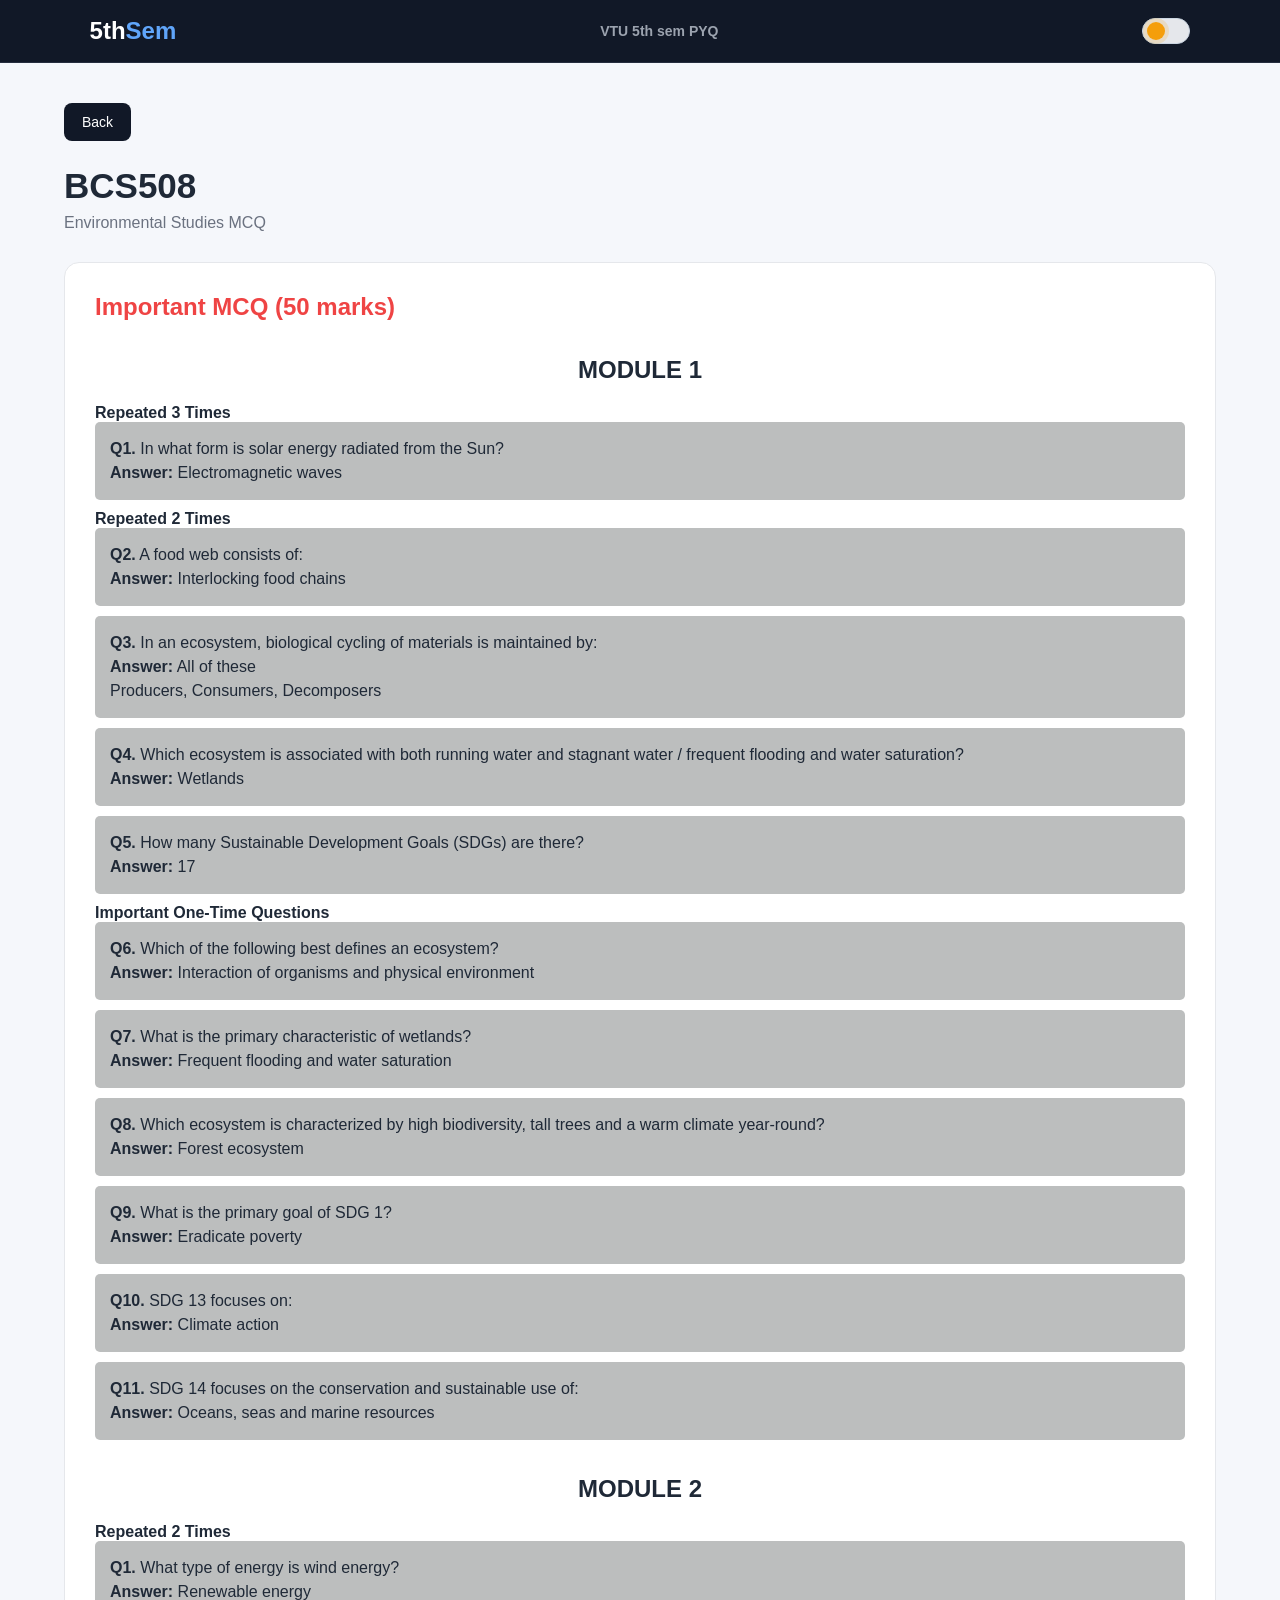
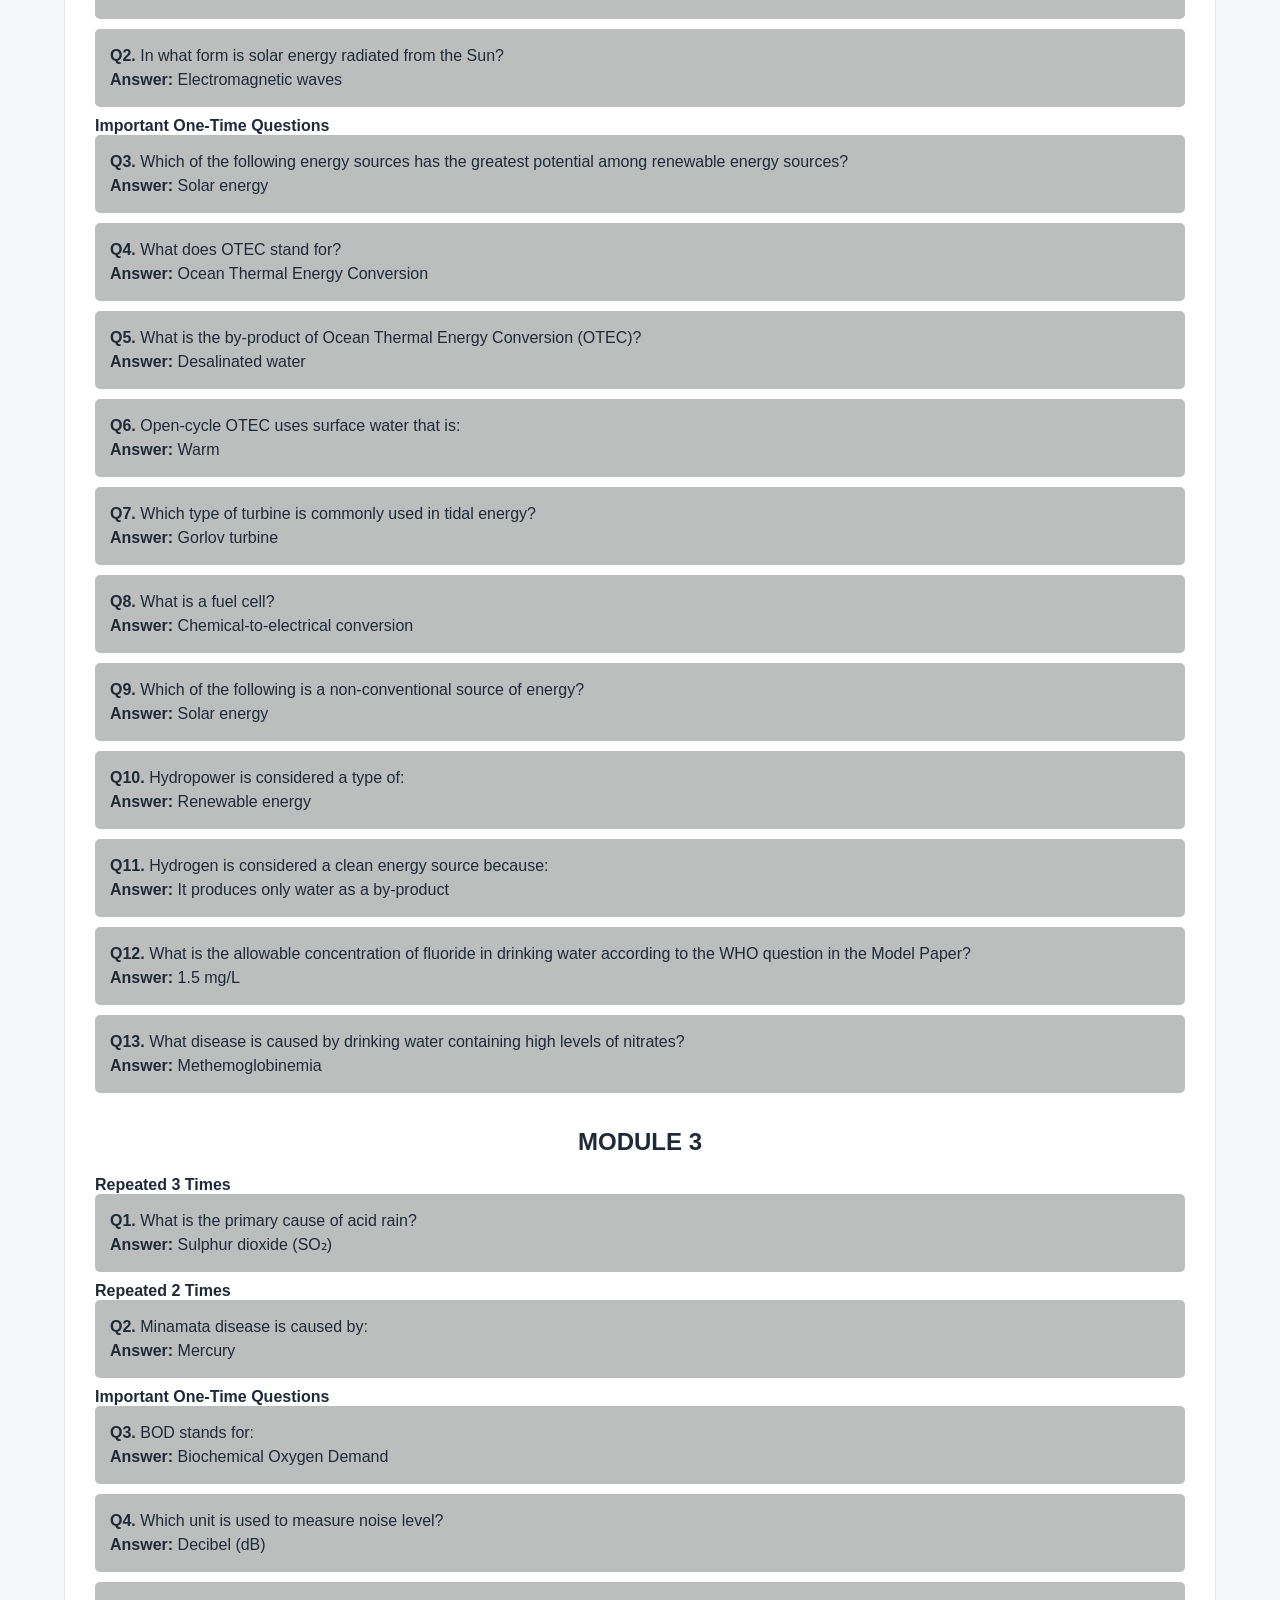
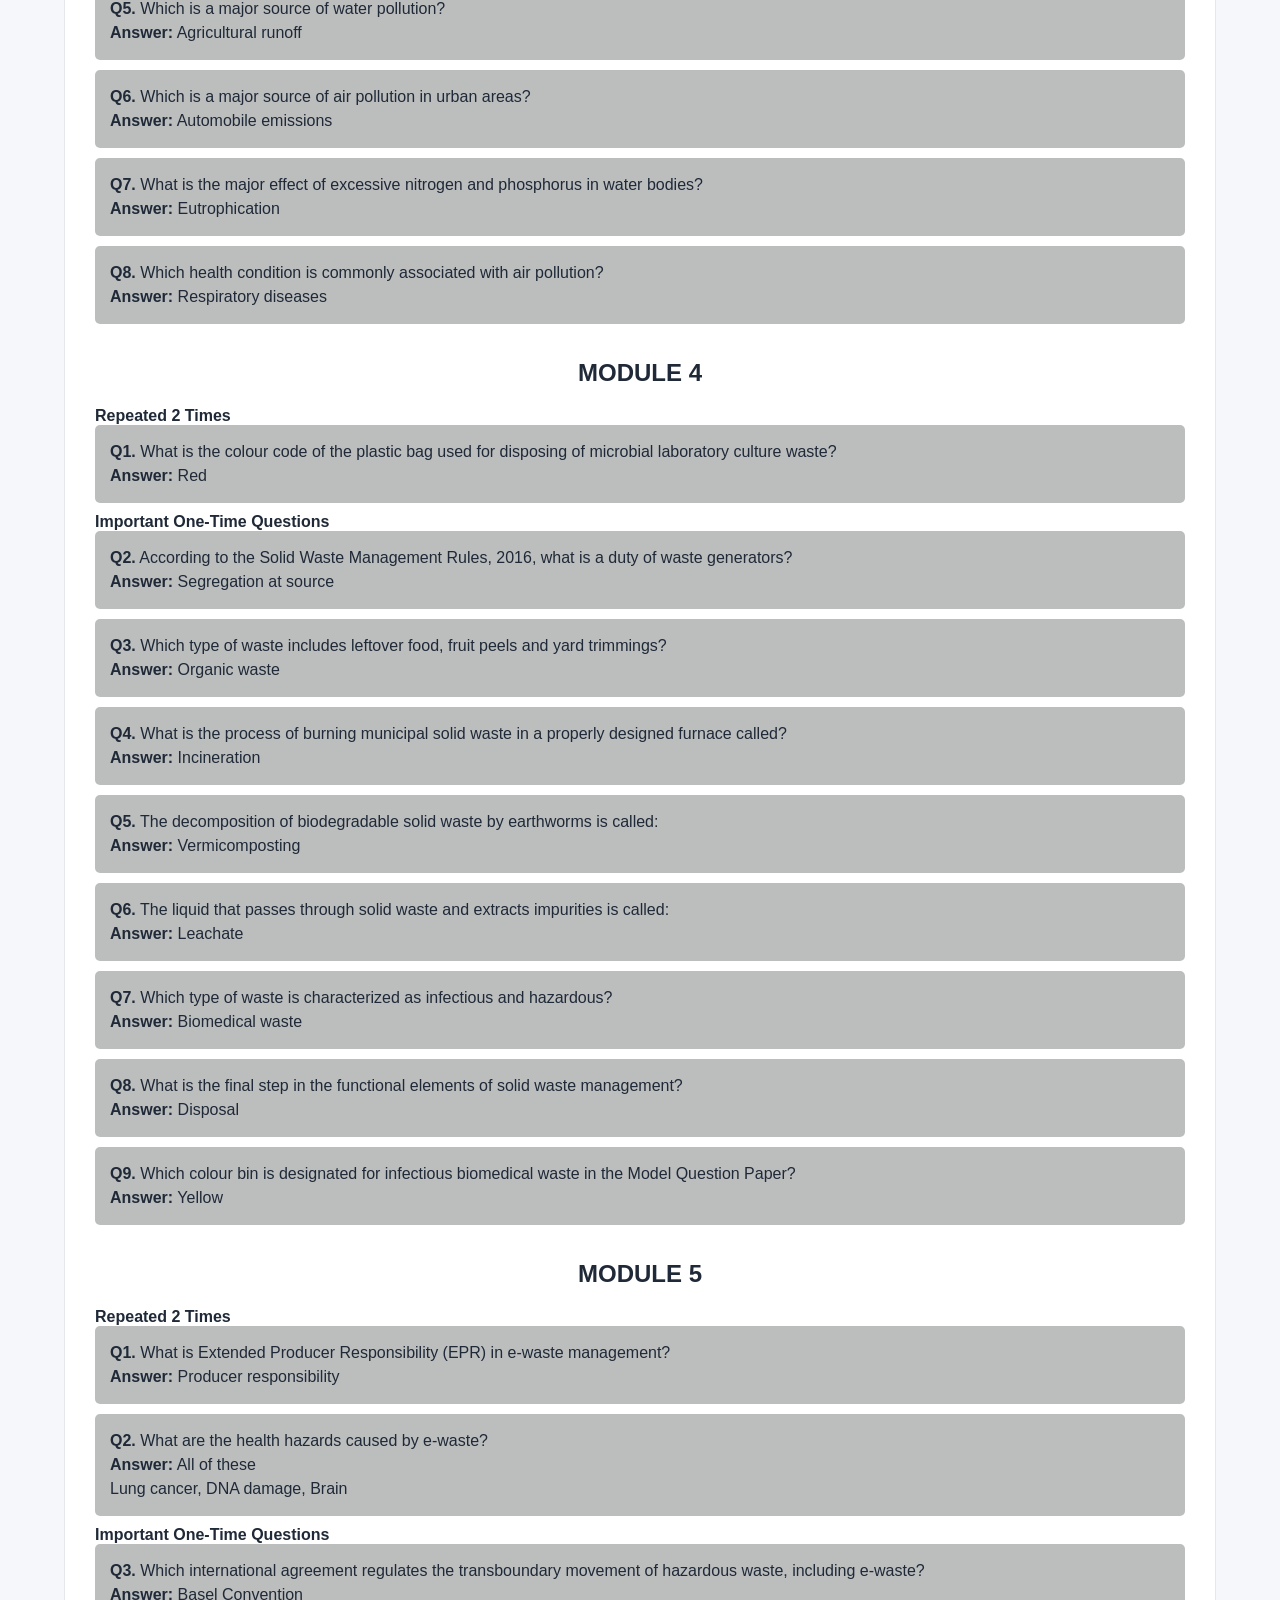
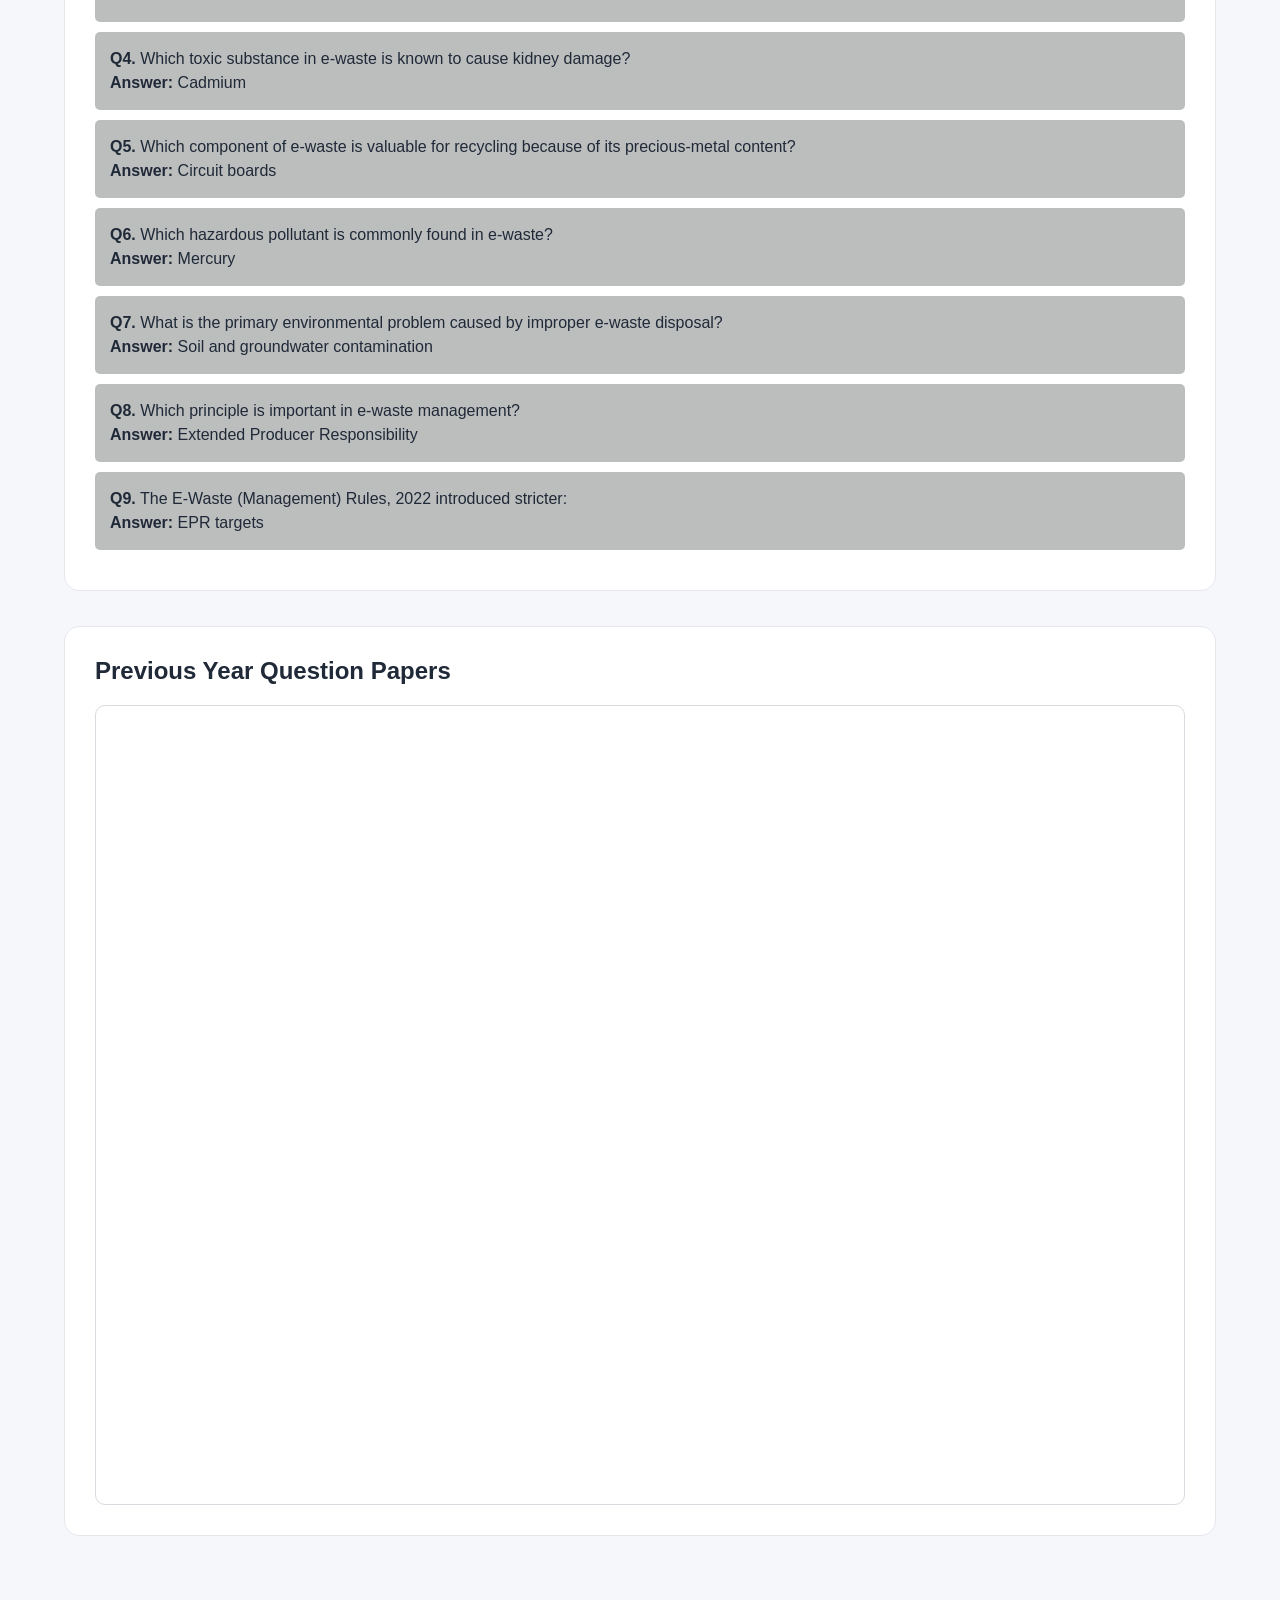
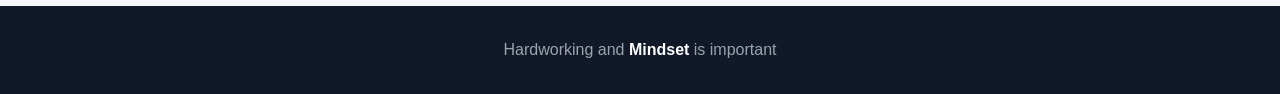
<file: BCS508.html>
<!DOCTYPE html>
<html lang="en">
<head>
    <meta charset="UTF-8">
    <meta name="viewport" content="width=device-width, initial-scale=1.0">
    <title>BCS508</title>
     <link rel="icon" type="image/png" href="favicon.png">
    <script src="script.js"></script>
    <link rel="stylesheet" href="style.css">
</head>


<body>
    <header>
        <a href="index.html" class="logo"> 
        5th<span>Sem</span></a>
 

   <a href="https://drive.google.com/drive/u/0/folders/1RhutQ9tTqwx0YY119Aw0mXzbQ9MnAc_M"
   target="_blank"
   rel="noopener noreferrer">
    VTU 5th sem PYQ
</a>

        <button class="theme-toggle" type="button" aria-label="Switch theme"></button>
    </header>

    <main class="subject-page">
        <a class="back-btn" href="index.html">Back</a>

        <section class="subject-title">
            <h1>BCS508</h1>
            <p>Environmental Studies MCQ</p>
        </section>




    

     <section class="important-section">
    <h2><span>Important MCQ (50 marks) </span></h2>
    <!-- MODULE 1 -->
    <div class="module-group">

        <h3 style="
            text-align: center;
            font-weight: 800;
            font-size: 1.5rem;
            margin-top: 35px;
            margin-bottom: 20px;
        ">
            MODULE 1
        </h3>


        <div class="frequency-group">
            <h4>Repeated 3 Times</h4>

            <ul class="question-list">

                <li>
                    <strong>Q1.</strong>
                    In what form is solar energy radiated from the Sun?
                    <br>
                    <span>
                        <strong>Answer:</strong> Electromagnetic waves
                    </span>
                </li>

            </ul>
        </div>


        <div class="frequency-group">
            <h4>Repeated 2 Times</h4>

            <ul class="question-list">

                <li>
                    <strong>Q2.</strong>
                    A food web consists of:
                    <br>
                    <span>
                        <strong>Answer:</strong> Interlocking food chains
                    </span>
                </li>

                <li>
                    <strong>Q3.</strong>
                    In an ecosystem, biological cycling of materials is maintained by:
                    <br>
                    <span>
                        <strong>Answer:</strong> All of these
                        <br>
                        Producers, Consumers, Decomposers
                    </span>
                </li>

                <li>
                    <strong>Q4.</strong>
                    Which ecosystem is associated with both running water and stagnant water / frequent flooding and water saturation?
                    <br>
                    <span>
                        <strong>Answer:</strong> Wetlands
                    </span>
                </li>

                <li>
                    <strong>Q5.</strong>
                    How many Sustainable Development Goals (SDGs) are there?
                    <br>
                    <span>
                        <strong>Answer:</strong> 17
                    </span>
                </li>

            </ul>
        </div>


        <div class="frequency-group">
            <h4>Important One-Time Questions</h4>

            <ul class="question-list">

                <li>
                    <strong>Q6.</strong>
                    Which of the following best defines an ecosystem?
                    <br>
                    <span>
                        <strong>Answer:</strong> Interaction of organisms and physical environment
                    </span>
                </li>

                <li>
                    <strong>Q7.</strong>
                    What is the primary characteristic of wetlands?
                    <br>
                    <span>
                        <strong>Answer:</strong> Frequent flooding and water saturation
                    </span>
                </li>

                <li>
                    <strong>Q8.</strong>
                    Which ecosystem is characterized by high biodiversity, tall trees and a warm climate year-round?
                    <br>
                    <span>
                        <strong>Answer:</strong> Forest ecosystem
                    </span>
                </li>

                <li>
                    <strong>Q9.</strong>
                    What is the primary goal of SDG 1?
                    <br>
                    <span>
                        <strong>Answer:</strong> Eradicate poverty
                    </span>
                </li>

                <li>
                    <strong>Q10.</strong>
                    SDG 13 focuses on:
                    <br>
                    <span>
                        <strong>Answer:</strong> Climate action
                    </span>
                </li>

                <li>
                    <strong>Q11.</strong>
                    SDG 14 focuses on the conservation and sustainable use of:
                    <br>
                    <span>
                        <strong>Answer:</strong> Oceans, seas and marine resources
                    </span>
                </li>

            </ul>
        </div>

    </div>


    <!-- MODULE 2 -->
    <div class="module-group">

        <h3 style="
            text-align: center;
            font-weight: 800;
            font-size: 1.5rem;
            margin-top: 35px;
            margin-bottom: 20px;
        ">
            MODULE 2
        </h3>


        <div class="frequency-group">
            <h4>Repeated 2 Times</h4>

            <ul class="question-list">

                <li>
                    <strong>Q1.</strong>
                    What type of energy is wind energy?
                    <br>
                    <span>
                        <strong>Answer:</strong> Renewable energy
                    </span>
                </li>

                <li>
                    <strong>Q2.</strong>
                    In what form is solar energy radiated from the Sun?
                    <br>
                    <span>
                        <strong>Answer:</strong> Electromagnetic waves
                    </span>
                </li>

            </ul>
        </div>


        <div class="frequency-group">
            <h4>Important One-Time Questions</h4>

            <ul class="question-list">

                <li>
                    <strong>Q3.</strong>
                    Which of the following energy sources has the greatest potential among renewable energy sources?
                    <br>
                    <span>
                        <strong>Answer:</strong> Solar energy
                    </span>
                </li>

                <li>
                    <strong>Q4.</strong>
                    What does OTEC stand for?
                    <br>
                    <span>
                        <strong>Answer:</strong> Ocean Thermal Energy Conversion
                    </span>
                </li>

                <li>
                    <strong>Q5.</strong>
                    What is the by-product of Ocean Thermal Energy Conversion (OTEC)?
                    <br>
                    <span>
                        <strong>Answer:</strong> Desalinated water
                    </span>
                </li>

                <li>
                    <strong>Q6.</strong>
                    Open-cycle OTEC uses surface water that is:
                    <br>
                    <span>
                        <strong>Answer:</strong> Warm
                    </span>
                </li>

                <li>
                    <strong>Q7.</strong>
                    Which type of turbine is commonly used in tidal energy?
                    <br>
                    <span>
                        <strong>Answer:</strong> Gorlov turbine
                    </span>
                </li>

                <li>
                    <strong>Q8.</strong>
                    What is a fuel cell?
                    <br>
                    <span>
                        <strong>Answer:</strong> Chemical-to-electrical conversion
                    </span>
                </li>

                <li>
                    <strong>Q9.</strong>
                    Which of the following is a non-conventional source of energy?
                    <br>
                    <span>
                        <strong>Answer:</strong> Solar energy
                    </span>
                </li>

                <li>
                    <strong>Q10.</strong>
                    Hydropower is considered a type of:
                    <br>
                    <span>
                        <strong>Answer:</strong> Renewable energy
                    </span>
                </li>

                <li>
                    <strong>Q11.</strong>
                    Hydrogen is considered a clean energy source because:
                    <br>
                    <span>
                        <strong>Answer:</strong> It produces only water as a by-product
                    </span>
                </li>

                <li>
                    <strong>Q12.</strong>
                    What is the allowable concentration of fluoride in drinking water according to the WHO question in the Model Paper?
                    <br>
                    <span>
                        <strong>Answer:</strong> 1.5 mg/L
                    </span>
                </li>

                <li>
                    <strong>Q13.</strong>
                    What disease is caused by drinking water containing high levels of nitrates?
                    <br>
                    <span>
                        <strong>Answer:</strong> Methemoglobinemia
                    </span>
                </li>

            </ul>
        </div>

    </div>


    <!-- MODULE 3 -->
    <div class="module-group">

        <h3 style="
            text-align: center;
            font-weight: 800;
            font-size: 1.5rem;
            margin-top: 35px;
            margin-bottom: 20px;
        ">
            MODULE 3
        </h3>


        <div class="frequency-group">
            <h4>Repeated 3 Times</h4>

            <ul class="question-list">

                <li>
                    <strong>Q1.</strong>
                    What is the primary cause of acid rain?
                    <br>
                    <span>
                        <strong>Answer:</strong> Sulphur dioxide (SO₂)
                    </span>
                </li>

            </ul>
        </div>


        <div class="frequency-group">
            <h4>Repeated 2 Times</h4>

            <ul class="question-list">

                <li>
                    <strong>Q2.</strong>
                    Minamata disease is caused by:
                    <br>
                    <span>
                        <strong>Answer:</strong> Mercury
                    </span>
                </li>

            </ul>
        </div>


        <div class="frequency-group">
            <h4>Important One-Time Questions</h4>

            <ul class="question-list">

                <li>
                    <strong>Q3.</strong>
                    BOD stands for:
                    <br>
                    <span>
                        <strong>Answer:</strong> Biochemical Oxygen Demand
                    </span>
                </li>

                <li>
                    <strong>Q4.</strong>
                    Which unit is used to measure noise level?
                    <br>
                    <span>
                        <strong>Answer:</strong> Decibel (dB)
                    </span>
                </li>

                <li>
                    <strong>Q5.</strong>
                    Which is a major source of water pollution?
                    <br>
                    <span>
                        <strong>Answer:</strong> Agricultural runoff
                    </span>
                </li>

                <li>
                    <strong>Q6.</strong>
                    Which is a major source of air pollution in urban areas?
                    <br>
                    <span>
                        <strong>Answer:</strong> Automobile emissions
                    </span>
                </li>

                <li>
                    <strong>Q7.</strong>
                    What is the major effect of excessive nitrogen and phosphorus in water bodies?
                    <br>
                    <span>
                        <strong>Answer:</strong> Eutrophication
                    </span>
                </li>

                <li>
                    <strong>Q8.</strong>
                    Which health condition is commonly associated with air pollution?
                    <br>
                    <span>
                        <strong>Answer:</strong> Respiratory diseases
                    </span>
                </li>

            </ul>
        </div>

    </div>


    <!-- MODULE 4 -->
    <div class="module-group">

        <h3 style="
            text-align: center;
            font-weight: 800;
            font-size: 1.5rem;
            margin-top: 35px;
            margin-bottom: 20px;
        ">
            MODULE 4
        </h3>


        <div class="frequency-group">
            <h4>Repeated 2 Times</h4>

            <ul class="question-list">

                <li>
                    <strong>Q1.</strong>
                    What is the colour code of the plastic bag used for disposing of microbial laboratory culture waste?
                    <br>
                    <span>
                        <strong>Answer:</strong> Red
                    </span>
                </li>

            </ul>
        </div>


        <div class="frequency-group">
            <h4>Important One-Time Questions</h4>

            <ul class="question-list">

                <li>
                    <strong>Q2.</strong>
                    According to the Solid Waste Management Rules, 2016, what is a duty of waste generators?
                    <br>
                    <span>
                        <strong>Answer:</strong> Segregation at source
                    </span>
                </li>

                <li>
                    <strong>Q3.</strong>
                    Which type of waste includes leftover food, fruit peels and yard trimmings?
                    <br>
                    <span>
                        <strong>Answer:</strong> Organic waste
                    </span>
                </li>

                <li>
                    <strong>Q4.</strong>
                    What is the process of burning municipal solid waste in a properly designed furnace called?
                    <br>
                    <span>
                        <strong>Answer:</strong> Incineration
                    </span>
                </li>

                <li>
                    <strong>Q5.</strong>
                    The decomposition of biodegradable solid waste by earthworms is called:
                    <br>
                    <span>
                        <strong>Answer:</strong> Vermicomposting
                    </span>
                </li>

                <li>
                    <strong>Q6.</strong>
                    The liquid that passes through solid waste and extracts impurities is called:
                    <br>
                    <span>
                        <strong>Answer:</strong> Leachate
                    </span>
                </li>

                <li>
                    <strong>Q7.</strong>
                    Which type of waste is characterized as infectious and hazardous?
                    <br>
                    <span>
                        <strong>Answer:</strong> Biomedical waste
                    </span>
                </li>

                <li>
                    <strong>Q8.</strong>
                    What is the final step in the functional elements of solid waste management?
                    <br>
                    <span>
                        <strong>Answer:</strong> Disposal
                    </span>
                </li>

                <li>
                    <strong>Q9.</strong>
                    Which colour bin is designated for infectious biomedical waste in the Model Question Paper?
                    <br>
                    <span>
                        <strong>Answer:</strong> Yellow
                    </span>
                </li>

            </ul>
        </div>

    </div>


    <!-- MODULE 5 -->
    <div class="module-group">

        <h3 style="
            text-align: center;
            font-weight: 800;
            font-size: 1.5rem;
            margin-top: 35px;
            margin-bottom: 20px;
        ">
            MODULE 5
        </h3>


        <div class="frequency-group">
            <h4>Repeated 2 Times</h4>

            <ul class="question-list">

                <li>
                    <strong>Q1.</strong>
                    What is Extended Producer Responsibility (EPR) in e-waste management?
                    <br>
                    <span>
                        <strong>Answer:</strong> Producer responsibility
                    </span>
                </li>

                <li>
                    <strong>Q2.</strong>
                    What are the health hazards caused by e-waste?
                    <br>
                    <span>
                        <strong>Answer:</strong> All of these
                        <br>
                        Lung cancer, DNA damage, Brain
                    </span>
                </li>

            </ul>
        </div>


        <div class="frequency-group">
            <h4>Important One-Time Questions</h4>

            <ul class="question-list">

                <li>
                    <strong>Q3.</strong>
                    Which international agreement regulates the transboundary movement of hazardous waste, including e-waste?
                    <br>
                    <span>
                        <strong>Answer:</strong> Basel Convention
                    </span>
                </li>

                <li>
                    <strong>Q4.</strong>
                    Which toxic substance in e-waste is known to cause kidney damage?
                    <br>
                    <span>
                        <strong>Answer:</strong> Cadmium
                    </span>
                </li>

                <li>
                    <strong>Q5.</strong>
                    Which component of e-waste is valuable for recycling because of its precious-metal content?
                    <br>
                    <span>
                        <strong>Answer:</strong> Circuit boards
                    </span>
                </li>

                <li>
                    <strong>Q6.</strong>
                    Which hazardous pollutant is commonly found in e-waste?
                    <br>
                    <span>
                        <strong>Answer:</strong> Mercury
                    </span>
                </li>

                <li>
                    <strong>Q7.</strong>
                    What is the primary environmental problem caused by improper e-waste disposal?
                    <br>
                    <span>
                        <strong>Answer:</strong> Soil and groundwater contamination
                    </span>
                </li>

                <li>
                    <strong>Q8.</strong>
                    Which principle is important in e-waste management?
                    <br>
                    <span>
                        <strong>Answer:</strong> Extended Producer Responsibility
                    </span>
                </li>

                <li>
                    <strong>Q9.</strong>
                    The E-Waste (Management) Rules, 2022 introduced stricter:
                    <br>
                    <span>
                        <strong>Answer:</strong> EPR targets
                    </span>
                </li>

            </ul>
        </div>

    </div>

</section>



        <section class="pdf-section">
            <h2>Previous Year Question Papers</h2>
            <div class="pdf-container">
<iframe
    src="https://drive.google.com/file/d/1jAY_w5SUjGjuGxBVfljlir2LibOVqSjs/preview"
    width="100%"
    height="800"
    allow="autoplay">
</iframe>            </div>
        </section>


    </main>



    <footer>
        <p>Hardworking and <strong>Mindset</strong> is important</p>
    </footer>


</body>
</html>
</file>
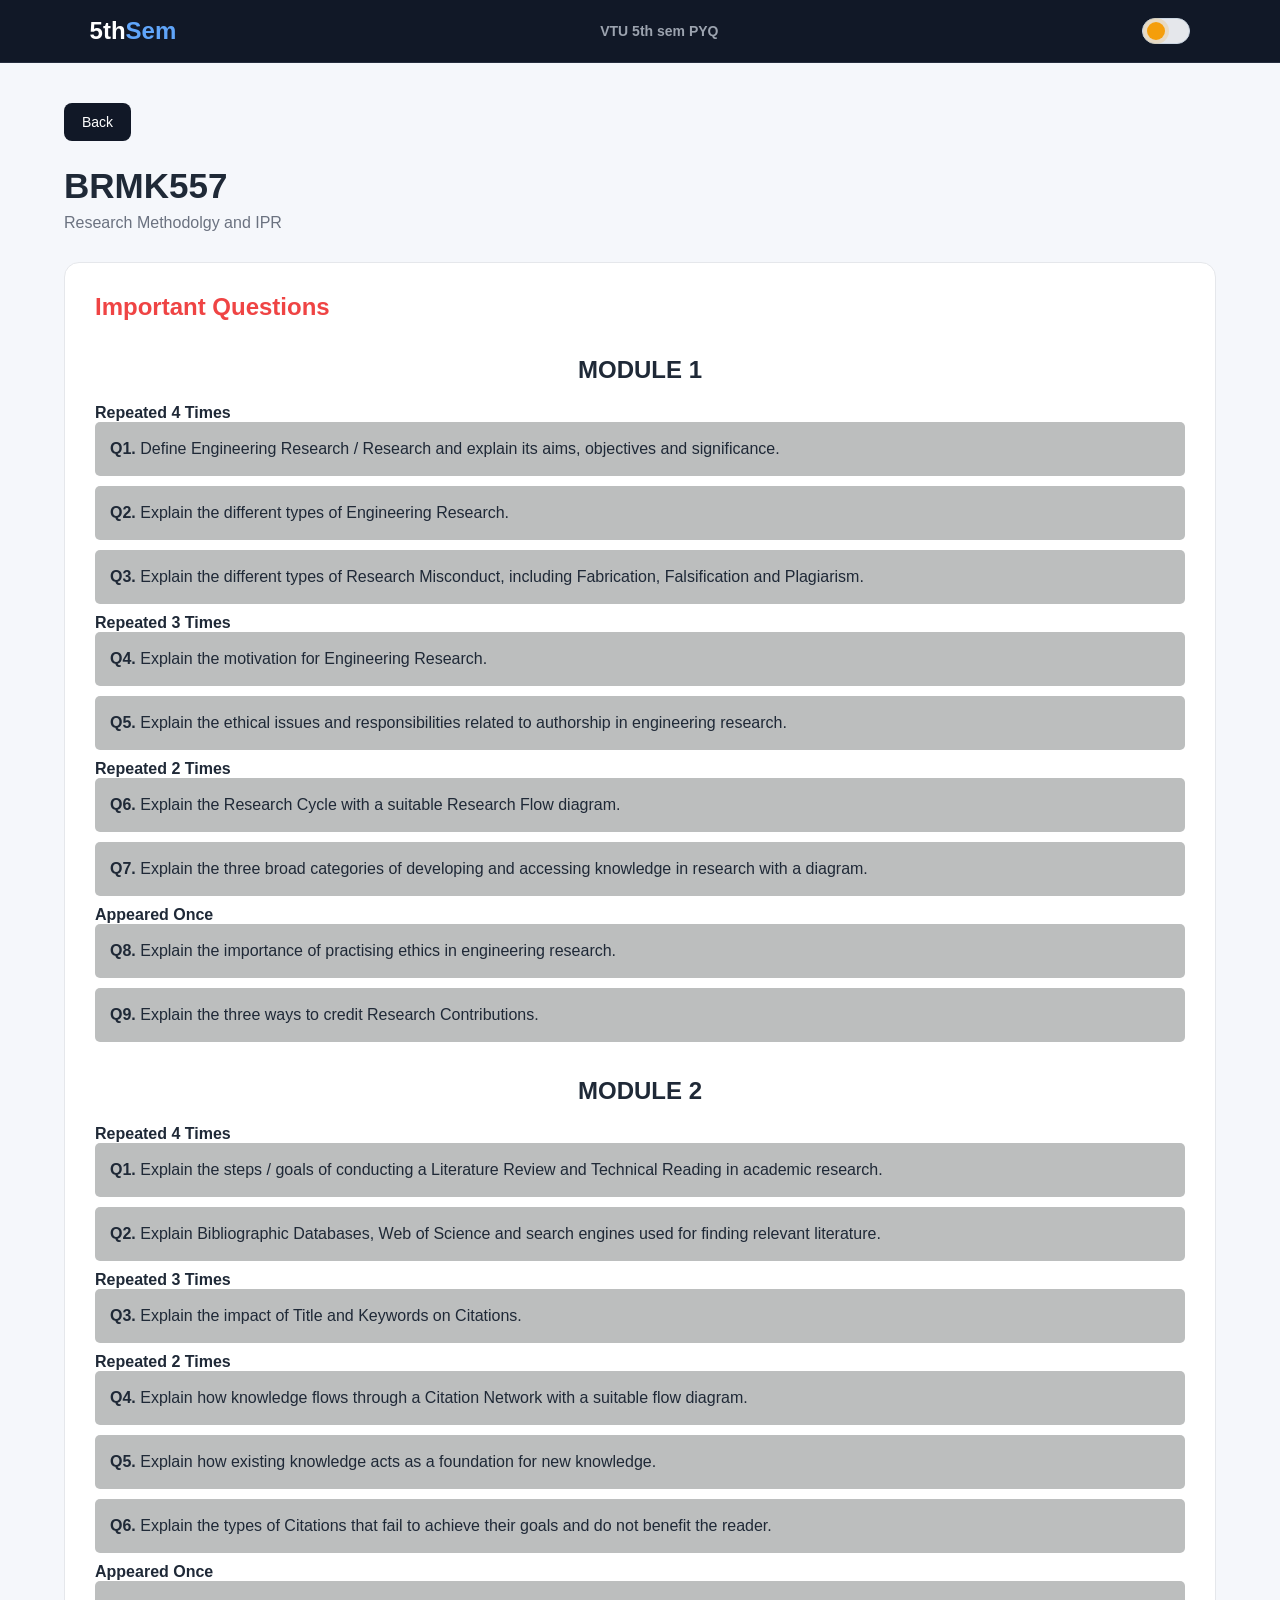
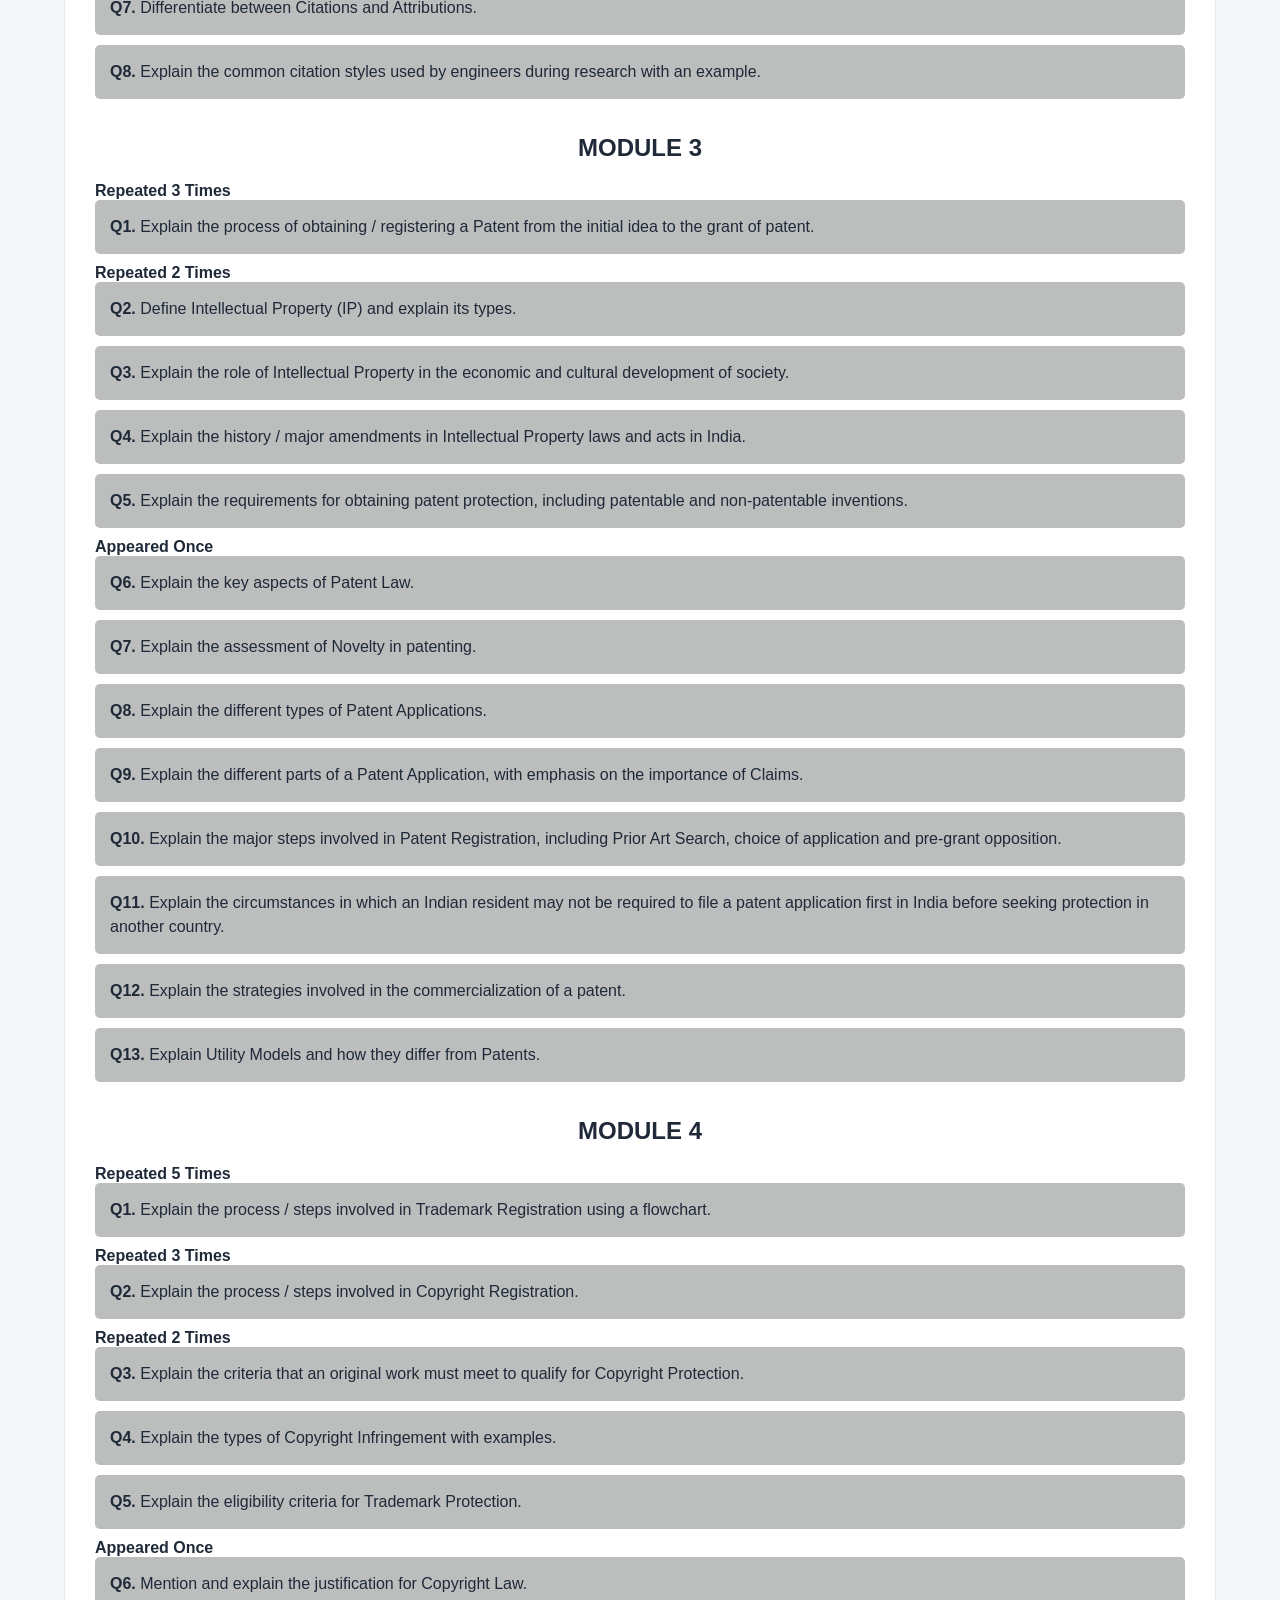
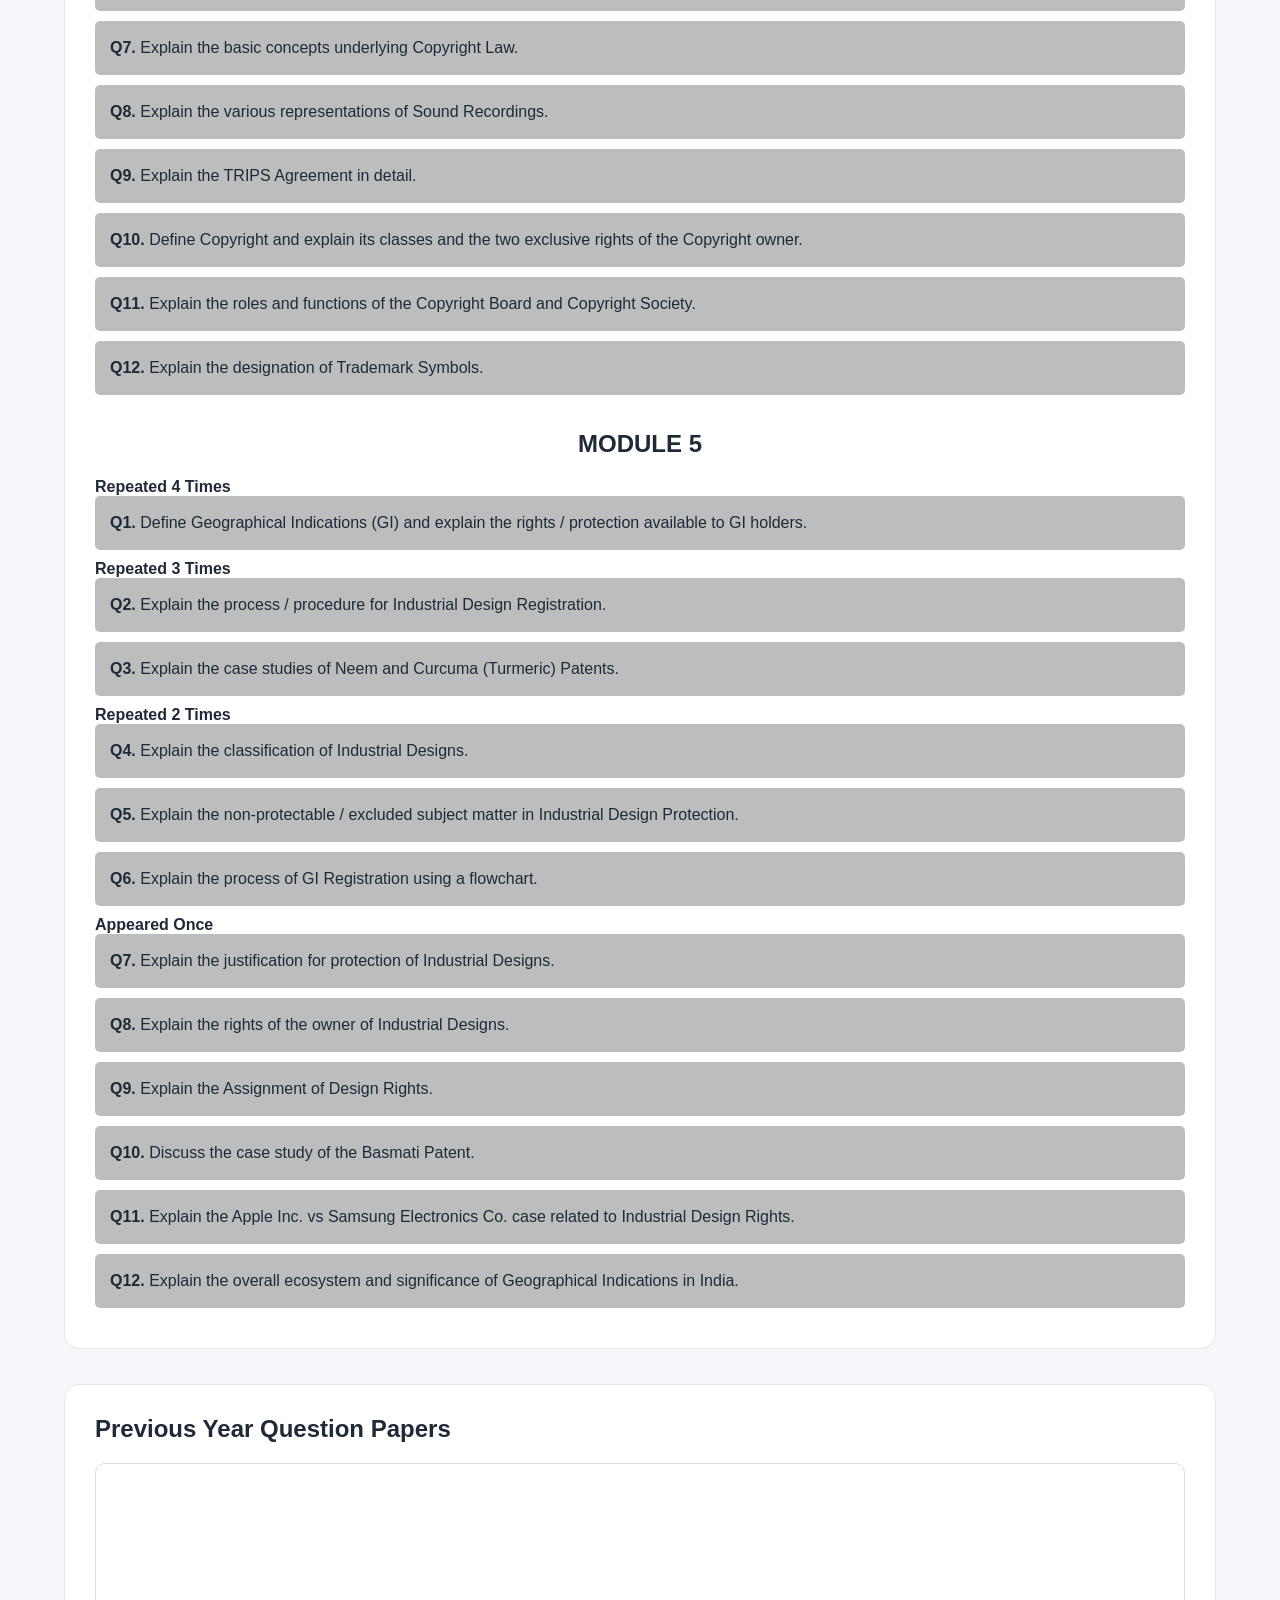
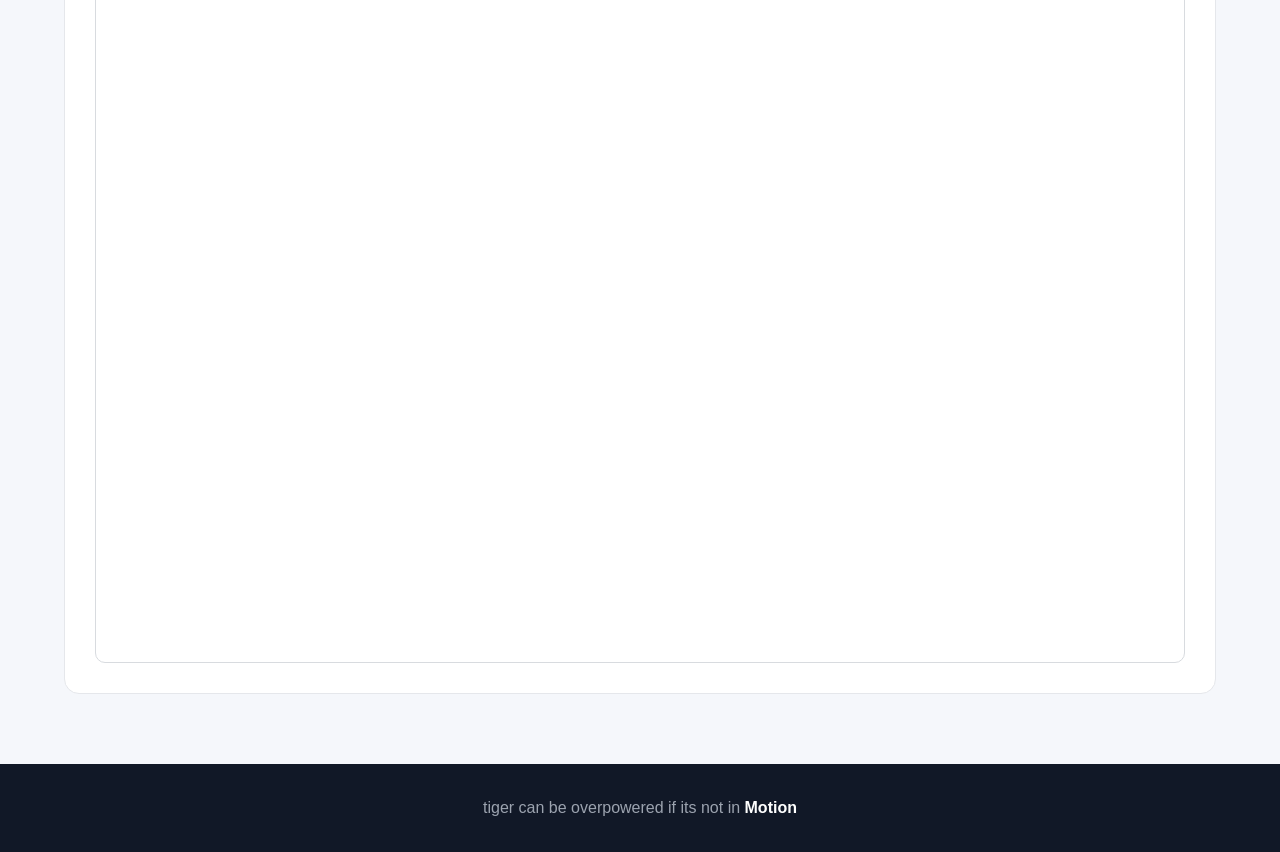
<file: BRMK557.html>
<!DOCTYPE html>
<html lang="en">
<head>
    <meta charset="UTF-8">
    <meta name="viewport" content="width=device-width, initial-scale=1.0">
    <title>BRMK557</title>
     <link rel="icon" type="image/png" href="favicon.png">
    <script src="script.js"></script>
    <link rel="stylesheet" href="style.css">
</head>


<body>
    <header>
     
        <a href="index.html" class="logo">5th<span>Sem</span> </a>
  

   <a href="https://drive.google.com/drive/u/0/folders/1RhutQ9tTqwx0YY119Aw0mXzbQ9MnAc_M"
   target="_blank"
   rel="noopener noreferrer">
    VTU 5th sem PYQ
</a>

        <button class="theme-toggle" type="button" aria-label="Switch theme"></button>
    </header>

    <main class="subject-page">
        <a class="back-btn" href="index.html">Back</a>

        <section class="subject-title">
            <h1>BRMK557</h1>
            <p>Research Methodolgy and IPR </p>
        </section>




<section class="important-section">
    <h2><span>Important Questions</span></h2>


    <!-- MODULE 1 -->
    <div class="module-group">

        <h3 style="
            text-align: center;
            font-weight: 800;
            font-size: 1.5rem;
            margin-top: 35px;
            margin-bottom: 20px;
        ">
            MODULE 1
        </h3>


        <div class="frequency-group">
            <h4>Repeated 4 Times</h4>

            <ul class="question-list">

                <li>
                    <strong>Q1.</strong>
                    Define Engineering Research / Research and explain its aims, objectives and significance.
                </li>

                <li>
                    <strong>Q2.</strong>
                    Explain the different types of Engineering Research.
                </li>

                <li>
                    <strong>Q3.</strong>
                    Explain the different types of Research Misconduct, including Fabrication, Falsification and Plagiarism.
                </li>

            </ul>
        </div>


        <div class="frequency-group">
            <h4>Repeated 3 Times</h4>

            <ul class="question-list">

                <li>
                    <strong>Q4.</strong>
                    Explain the motivation for Engineering Research.
                </li>

                <li>
                    <strong>Q5.</strong>
                    Explain the ethical issues and responsibilities related to authorship in engineering research.
                </li>

            </ul>
        </div>


        <div class="frequency-group">
            <h4>Repeated 2 Times</h4>

            <ul class="question-list">

                <li>
                    <strong>Q6.</strong>
                    Explain the Research Cycle with a suitable Research Flow diagram.
                </li>

                <li>
                    <strong>Q7.</strong>
                    Explain the three broad categories of developing and accessing knowledge in research with a diagram.
                </li>

            </ul>
        </div>


        <div class="frequency-group">
            <h4>Appeared Once</h4>

            <ul class="question-list">

                <li>
                    <strong>Q8.</strong>
                    Explain the importance of practising ethics in engineering research.
                </li>

                <li>
                    <strong>Q9.</strong>
                    Explain the three ways to credit Research Contributions.
                </li>

            </ul>
        </div>

    </div>


    <!-- MODULE 2 -->
    <div class="module-group">

        <h3 style="
            text-align: center;
            font-weight: 800;
            font-size: 1.5rem;
            margin-top: 35px;
            margin-bottom: 20px;
        ">
            MODULE 2
        </h3>


        <div class="frequency-group">
            <h4>Repeated 4 Times</h4>

            <ul class="question-list">

                <li>
                    <strong>Q1.</strong>
                    Explain the steps / goals of conducting a Literature Review and Technical Reading in academic research.
                </li>

                <li>
                    <strong>Q2.</strong>
                    Explain Bibliographic Databases, Web of Science and search engines used for finding relevant literature.
                </li>

            </ul>
        </div>


        <div class="frequency-group">
            <h4>Repeated 3 Times</h4>

            <ul class="question-list">

                <li>
                    <strong>Q3.</strong>
                    Explain the impact of Title and Keywords on Citations.
                </li>

            </ul>
        </div>


        <div class="frequency-group">
            <h4>Repeated 2 Times</h4>

            <ul class="question-list">

                <li>
                    <strong>Q4.</strong>
                    Explain how knowledge flows through a Citation Network with a suitable flow diagram.
                </li>

                <li>
                    <strong>Q5.</strong>
                    Explain how existing knowledge acts as a foundation for new knowledge.
                </li>

                <li>
                    <strong>Q6.</strong>
                    Explain the types of Citations that fail to achieve their goals and do not benefit the reader.
                </li>

            </ul>
        </div>


        <div class="frequency-group">
            <h4>Appeared Once</h4>

            <ul class="question-list">

                <li>
                    <strong>Q7.</strong>
                    Differentiate between Citations and Attributions.
                </li>

                <li>
                    <strong>Q8.</strong>
                    Explain the common citation styles used by engineers during research with an example.
                </li>

            </ul>
        </div>

    </div>


    <!-- MODULE 3 -->
    <div class="module-group">

        <h3 style="
            text-align: center;
            font-weight: 800;
            font-size: 1.5rem;
            margin-top: 35px;
            margin-bottom: 20px;
        ">
            MODULE 3
        </h3>


        <div class="frequency-group">
            <h4>Repeated 3 Times</h4>

            <ul class="question-list">

                <li>
                    <strong>Q1.</strong>
                    Explain the process of obtaining / registering a Patent from the initial idea to the grant of patent.
                </li>

            </ul>
        </div>


        <div class="frequency-group">
            <h4>Repeated 2 Times</h4>

            <ul class="question-list">

                <li>
                    <strong>Q2.</strong>
                    Define Intellectual Property (IP) and explain its types.
                </li>

                <li>
                    <strong>Q3.</strong>
                    Explain the role of Intellectual Property in the economic and cultural development of society.
                </li>

                <li>
                    <strong>Q4.</strong>
                    Explain the history / major amendments in Intellectual Property laws and acts in India.
                </li>

                <li>
                    <strong>Q5.</strong>
                    Explain the requirements for obtaining patent protection, including patentable and non-patentable inventions.
                </li>

            </ul>
        </div>


        <div class="frequency-group">
            <h4>Appeared Once</h4>

            <ul class="question-list">

                <li>
                    <strong>Q6.</strong>
                    Explain the key aspects of Patent Law.
                </li>

                <li>
                    <strong>Q7.</strong>
                    Explain the assessment of Novelty in patenting.
                </li>

                <li>
                    <strong>Q8.</strong>
                    Explain the different types of Patent Applications.
                </li>

                <li>
                    <strong>Q9.</strong>
                    Explain the different parts of a Patent Application, with emphasis on the importance of Claims.
                </li>

                <li>
                    <strong>Q10.</strong>
                    Explain the major steps involved in Patent Registration, including Prior Art Search, choice of application and pre-grant opposition.
                </li>

                <li>
                    <strong>Q11.</strong>
                    Explain the circumstances in which an Indian resident may not be required to file a patent application first in India before seeking protection in another country.
                </li>

                <li>
                    <strong>Q12.</strong>
                    Explain the strategies involved in the commercialization of a patent.
                </li>

                <li>
                    <strong>Q13.</strong>
                    Explain Utility Models and how they differ from Patents.
                </li>

            </ul>
        </div>

    </div>


    <!-- MODULE 4 -->
    <div class="module-group">

        <h3 style="
            text-align: center;
            font-weight: 800;
            font-size: 1.5rem;
            margin-top: 35px;
            margin-bottom: 20px;
        ">
            MODULE 4
        </h3>


        <div class="frequency-group">
            <h4>Repeated 5 Times</h4>

            <ul class="question-list">

                <li>
                    <strong>Q1.</strong>
                    Explain the process / steps involved in Trademark Registration using a flowchart.
                </li>

            </ul>
        </div>


        <div class="frequency-group">
            <h4>Repeated 3 Times</h4>

            <ul class="question-list">

                <li>
                    <strong>Q2.</strong>
                    Explain the process / steps involved in Copyright Registration.
                </li>

            </ul>
        </div>


        <div class="frequency-group">
            <h4>Repeated 2 Times</h4>

            <ul class="question-list">

                <li>
                    <strong>Q3.</strong>
                    Explain the criteria that an original work must meet to qualify for Copyright Protection.
                </li>

                <li>
                    <strong>Q4.</strong>
                    Explain the types of Copyright Infringement with examples.
                </li>

                <li>
                    <strong>Q5.</strong>
                    Explain the eligibility criteria for Trademark Protection.
                </li>

            </ul>
        </div>


        <div class="frequency-group">
            <h4>Appeared Once</h4>

            <ul class="question-list">

                <li>
                    <strong>Q6.</strong>
                    Mention and explain the justification for Copyright Law.
                </li>

                <li>
                    <strong>Q7.</strong>
                    Explain the basic concepts underlying Copyright Law.
                </li>

                <li>
                    <strong>Q8.</strong>
                    Explain the various representations of Sound Recordings.
                </li>

                <li>
                    <strong>Q9.</strong>
                    Explain the TRIPS Agreement in detail.
                </li>

                <li>
                    <strong>Q10.</strong>
                    Define Copyright and explain its classes and the two exclusive rights of the Copyright owner.
                </li>

                <li>
                    <strong>Q11.</strong>
                    Explain the roles and functions of the Copyright Board and Copyright Society.
                </li>

                <li>
                    <strong>Q12.</strong>
                    Explain the designation of Trademark Symbols.
                </li>

            </ul>
        </div>

    </div>


    <!-- MODULE 5 -->
    <div class="module-group">

        <h3 style="
            text-align: center;
            font-weight: 800;
            font-size: 1.5rem;
            margin-top: 35px;
            margin-bottom: 20px;
        ">
            MODULE 5
        </h3>


        <div class="frequency-group">
            <h4>Repeated 4 Times</h4>

            <ul class="question-list">

                <li>
                    <strong>Q1.</strong>
                    Define Geographical Indications (GI) and explain the rights / protection available to GI holders.
                </li>

            </ul>
        </div>


        <div class="frequency-group">
            <h4>Repeated 3 Times</h4>

            <ul class="question-list">

                <li>
                    <strong>Q2.</strong>
                    Explain the process / procedure for Industrial Design Registration.
                </li>

                <li>
                    <strong>Q3.</strong>
                    Explain the case studies of Neem and Curcuma (Turmeric) Patents.
                </li>

            </ul>
        </div>


        <div class="frequency-group">
            <h4>Repeated 2 Times</h4>

            <ul class="question-list">

                <li>
                    <strong>Q4.</strong>
                    Explain the classification of Industrial Designs.
                </li>

                <li>
                    <strong>Q5.</strong>
                    Explain the non-protectable / excluded subject matter in Industrial Design Protection.
                </li>

                <li>
                    <strong>Q6.</strong>
                    Explain the process of GI Registration using a flowchart.
                </li>

            </ul>
        </div>


        <div class="frequency-group">
            <h4>Appeared Once</h4>

            <ul class="question-list">

                <li>
                    <strong>Q7.</strong>
                    Explain the justification for protection of Industrial Designs.
                </li>

                <li>
                    <strong>Q8.</strong>
                    Explain the rights of the owner of Industrial Designs.
                </li>

                <li>
                    <strong>Q9.</strong>
                    Explain the Assignment of Design Rights.
                </li>

                <li>
                    <strong>Q10.</strong>
                    Discuss the case study of the Basmati Patent.
                </li>

                <li>
                    <strong>Q11.</strong>
                    Explain the Apple Inc. vs Samsung Electronics Co. case related to Industrial Design Rights.
                </li>

                <li>
                    <strong>Q12.</strong>
                    Explain the overall ecosystem and significance of Geographical Indications in India.
                </li>

            </ul>
        </div>

    </div>

</section>





        <section class="pdf-section">
            <h2>Previous Year Question Papers</h2>
            <div class="pdf-container">
<iframe
    src="https://drive.google.com/file/d/1QA7wJh9wzkyO7ry8dhOTTUj3jlrkBBlJ/preview"

    width="100%"
    height="800"
    allow="autoplay">
</iframe>                  </div>
        </section>
    </main>

    <footer>
        <p>tiger can be overpowered if its not in<strong> Motion</strong></p>
    </footer>
</body>
</html>
</file>
<file: style.css>
* {
    margin: 0;
    padding: 0;
    box-sizing: border-box;
}

:root {
    --bg: #f5f7fb;
    --text: #1f2937;
    --muted: #6b7280;
    --panel: #ffffff;
    --surface: #bcbebe;
    --border: #e5e7eb;
    --soft-border: #d8dbdf;
    --brand: #2563eb;
    --accent: #ef4444;
    --header-bg: #111827;
    --header-text: #ffffff;
    --header-muted: #9ca3af;
    --button-bg: #111827;
    --button-hover: #374151;
    --shadow: rgba(0, 0, 0, 0.08);
    --toggle-bg: #e5e7eb;
    --toggle-border: #cbd5e1;
    --toggle-icon: #f59e0b;
}

html.dark-mode {
    --bg: #3d3d3d;
    --text: #e5e7eb;
    --muted: #94a3b8;
    --panel: #353942;
    --surface:  #2b2c2c;
    --border: #263244;
    --soft-border: #334155;
    --brand: #60a5fa;
    --accent: #f87171;
    --header-bg: #020617;
    --header-text: #f8fafc;
    --header-muted: #94a3b8;
    --button-bg: #1e293b;
    --button-hover: #334155;
    --shadow: rgba(0, 0, 0, 0.28);
    --toggle-bg: #1e293b;
    --toggle-border: #334155;
    --toggle-icon: #e5e7eb;
}

html {
    scroll-behavior: smooth;
}

body {
    font-family: Arial, Helvetica, sans-serif;
    background: var(--bg);
    color: var(--text);
    transition: background 0.25s ease, color 0.25s ease;
}

/* ================= HEADER ================= */

header {
    background: var(--header-bg);
    color: var(--header-text);
    padding: 18px 7%;
    display: flex;
    justify-content: space-between;
    align-items: center;
    gap: 16px;
    position: sticky;
    top: 0;
    z-index: 100;
    border-bottom: 1px solid rgba(148, 163, 184, 0.16);
    transition: background 0.25s ease, border-color 0.25s ease;
}

.logo {
    color: var(--header-text);
    font-size: 24px;
    font-weight: bold;
    line-height: 1;
    text-decoration: none;
    white-space: nowrap;
}

.logo span {
    color: #60a5fa;
}

header p,
header > a:not(.logo),
.pyq-btn {
    color: var(--header-muted);
    text-decoration: none;
    font-size: 14px;
    font-weight: 600;
    line-height: 1;
    white-space: nowrap;
    transition: color 0.2s ease;
}

header > a:not(.logo):hover,
.pyq-btn:hover {
    color: var(--header-text);
}

.logo:focus-visible,
header > a:not(.logo):focus-visible,
.pyq-btn:focus-visible,
.theme-toggle:focus-visible {
    outline: 2px solid #60a5fa;
    outline-offset: 4px;
}

.theme-toggle {
    appearance: none;
    position: relative;
    width: 48px;
    height: 26px;
    border: 1px solid var(--toggle-border);
    border-radius: 999px;
    background: var(--toggle-bg);
    cursor: pointer;
    flex: 0 0 auto;
    padding: 0;
    transition: background 0.25s ease, border-color 0.25s ease;
}

.theme-toggle::before {
    content: "";
    position: absolute;
    width: 18px;
    height: 18px;
    top: 3px;
    left: 4px;
    border-radius: 50%;
    background: var(--toggle-icon);
    box-shadow: 0 0 0 4px rgba(245, 158, 11, 0.18);
    transition: transform 0.28s ease, background 0.28s ease, box-shadow 0.28s ease;
}

.theme-toggle::after {
    content: "";
    position: absolute;
    width: 7px;
    height: 7px;
    top: 6px;
    left: 10px;
    border-radius: 50%;
    background: var(--toggle-bg);
    opacity: 0;
    transform: scale(0.6);
    transition: opacity 0.2s ease, transform 0.28s ease, left 0.28s ease;
}

html.dark-mode .theme-toggle::before {
    transform: translateX(21px);
    box-shadow: 0 0 0 4px rgba(226, 232, 240, 0.1);
}

html.dark-mode .theme-toggle::after {
    left: 27px;
    opacity: 1;
    transform: scale(1);
}

/* ================= HOME PAGE ================= */

.hero {
    padding: 70px 7% 50px;
    text-align: center;
}

.hero h1 {
    font-size: 45px;
    margin-bottom: 15px;
}

.hero h1 span {
    color: var(--brand);
}

.hero p {
    color: var(--muted);
    font-size: 18px;
    max-width: 650px;
    margin: auto;
    line-height: 1.6;
}

.subjects {
    width: 86%;
    max-width: 1100px;
    margin: 20px auto 70px;
    display: grid;
    grid-template-columns: repeat(3, 1fr);
    gap: 20px;
}

.subject-card {
    display: block;
    background: var(--panel);
    border-radius: 15px;
    padding: 28px;
    text-decoration: none;
    color: var(--text);
    border: 1px solid var(--border);
    transition: transform 0.25s ease, border-color 0.25s ease, box-shadow 0.25s ease, background 0.25s ease;
    cursor: pointer;
}

.subject-card:hover {
    transform: translateY(-5px);
    border-color: var(--brand);
    box-shadow: 0 12px 30px var(--shadow);
}

.subject-code {
    font-size: 25px;
    font-weight: bold;
    color: var(--brand);
    margin-bottom: 10px;
}

.subject-name {
    color: var(--muted);
    font-size: 15px;
}

/* ================= SUBJECT PAGES ================= */

main.subject-page {
    width: 90%;
    max-width: 1200px;
    margin: 40px auto;
}

.back-btn {
    display: inline-block;
    margin-bottom: 25px;
    background: var(--button-bg);
    color: var(--header-text);
    padding: 11px 18px;
    border-radius: 8px;
    text-decoration: none;
    font-size: 14px;
    transition: background 0.25s ease;
}

.back-btn:hover {
    background: var(--button-hover);
}

.subject-title {
    margin-bottom: 30px;
}

.subject-title h1 {
    font-size: 35px;
    margin-bottom: 8px;
}

.subject-title p {
    color: var(--muted);
}

.important-section,
.pdf-section {
    background: var(--panel);
    padding: 30px;
    border-radius: 15px;
    border: 1px solid var(--border);
    transition: background 0.25s ease, border-color 0.25s ease;
}

.important-section {
    margin-bottom: 35px;
}

h2 {
    font-size: 24px;
    margin-bottom: 20px;
}

h2 span {
    color: var(--accent);
}

.question-list {
    list-style: none;
}

.question-list li {
    padding: 15px;
    margin-bottom: 10px;
    background: var(--surface);
 
    border-radius: 5px;
    line-height: 1.5;
}

.pdf-container {
    width: 100%;
    height: 800px;
    overflow: hidden;
    border-radius: 10px;
    border: 1px solid var(--soft-border);
}

iframe {
    width: 100%;
    height: 100%;
    border: none;
}

/* ================= FOOTER ================= */

footer {
    text-align: center;
    padding: 35px 20px;
    margin-top: 70px;
    background: var(--header-bg);
    color: var(--header-muted);
}

footer strong {
    color: var(--header-text);
}

/* ================= MOBILE ================= */

@media (max-width: 800px) {
    header {
        padding: 16px 5%;
        gap: 12px;
    }

    header p {
        display: none;
    }

    .logo {
        font-size: 21px;
    }

    header > a:not(.logo),
    .pyq-btn {
        font-size: 12px;
    }

    .hero {
        padding: 50px 5% 30px;
    }

    .hero h1 {
        font-size: 34px;
    }

    .subjects {
        width: 90%;
        grid-template-columns: 1fr;
    }

    main.subject-page {
        width: 92%;
    }

    .subject-title h1 {
        font-size: 28px;
    }

    .pdf-container {
        height: 600px;
    }
}
</file>
